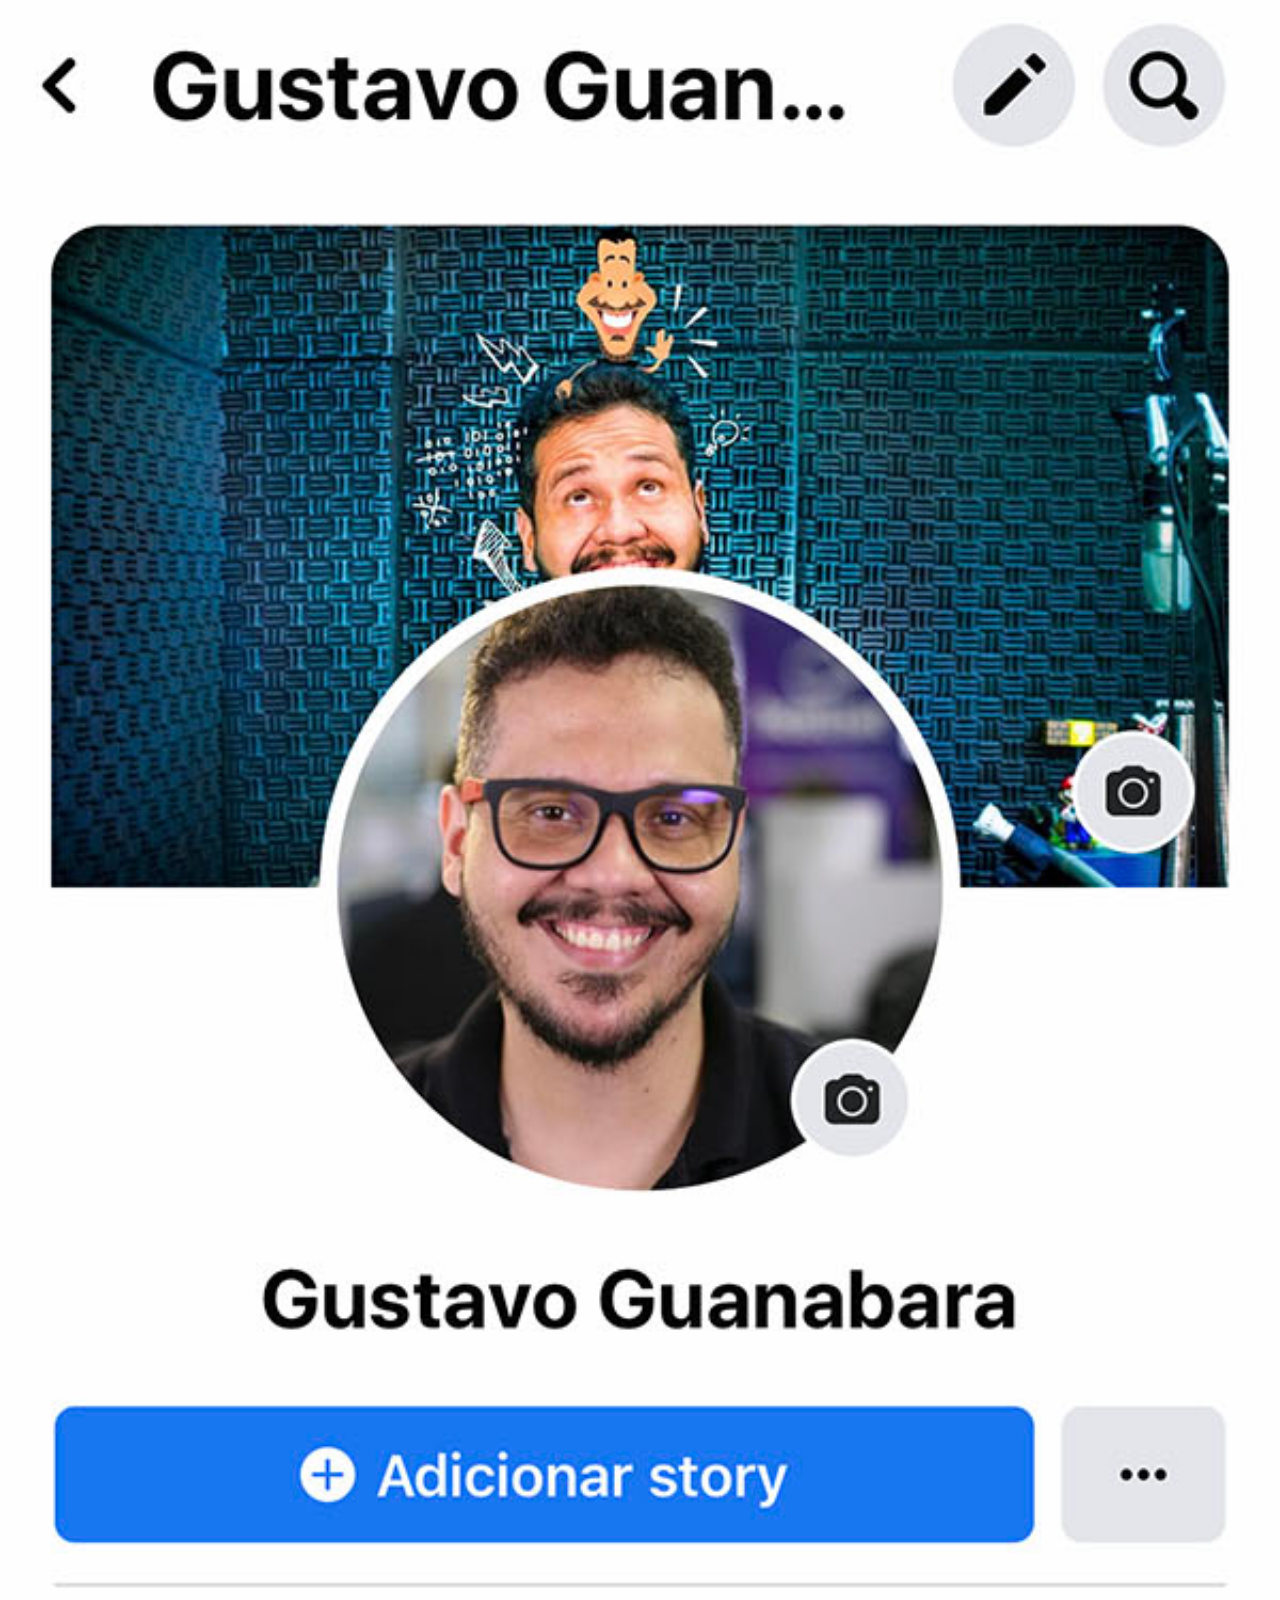
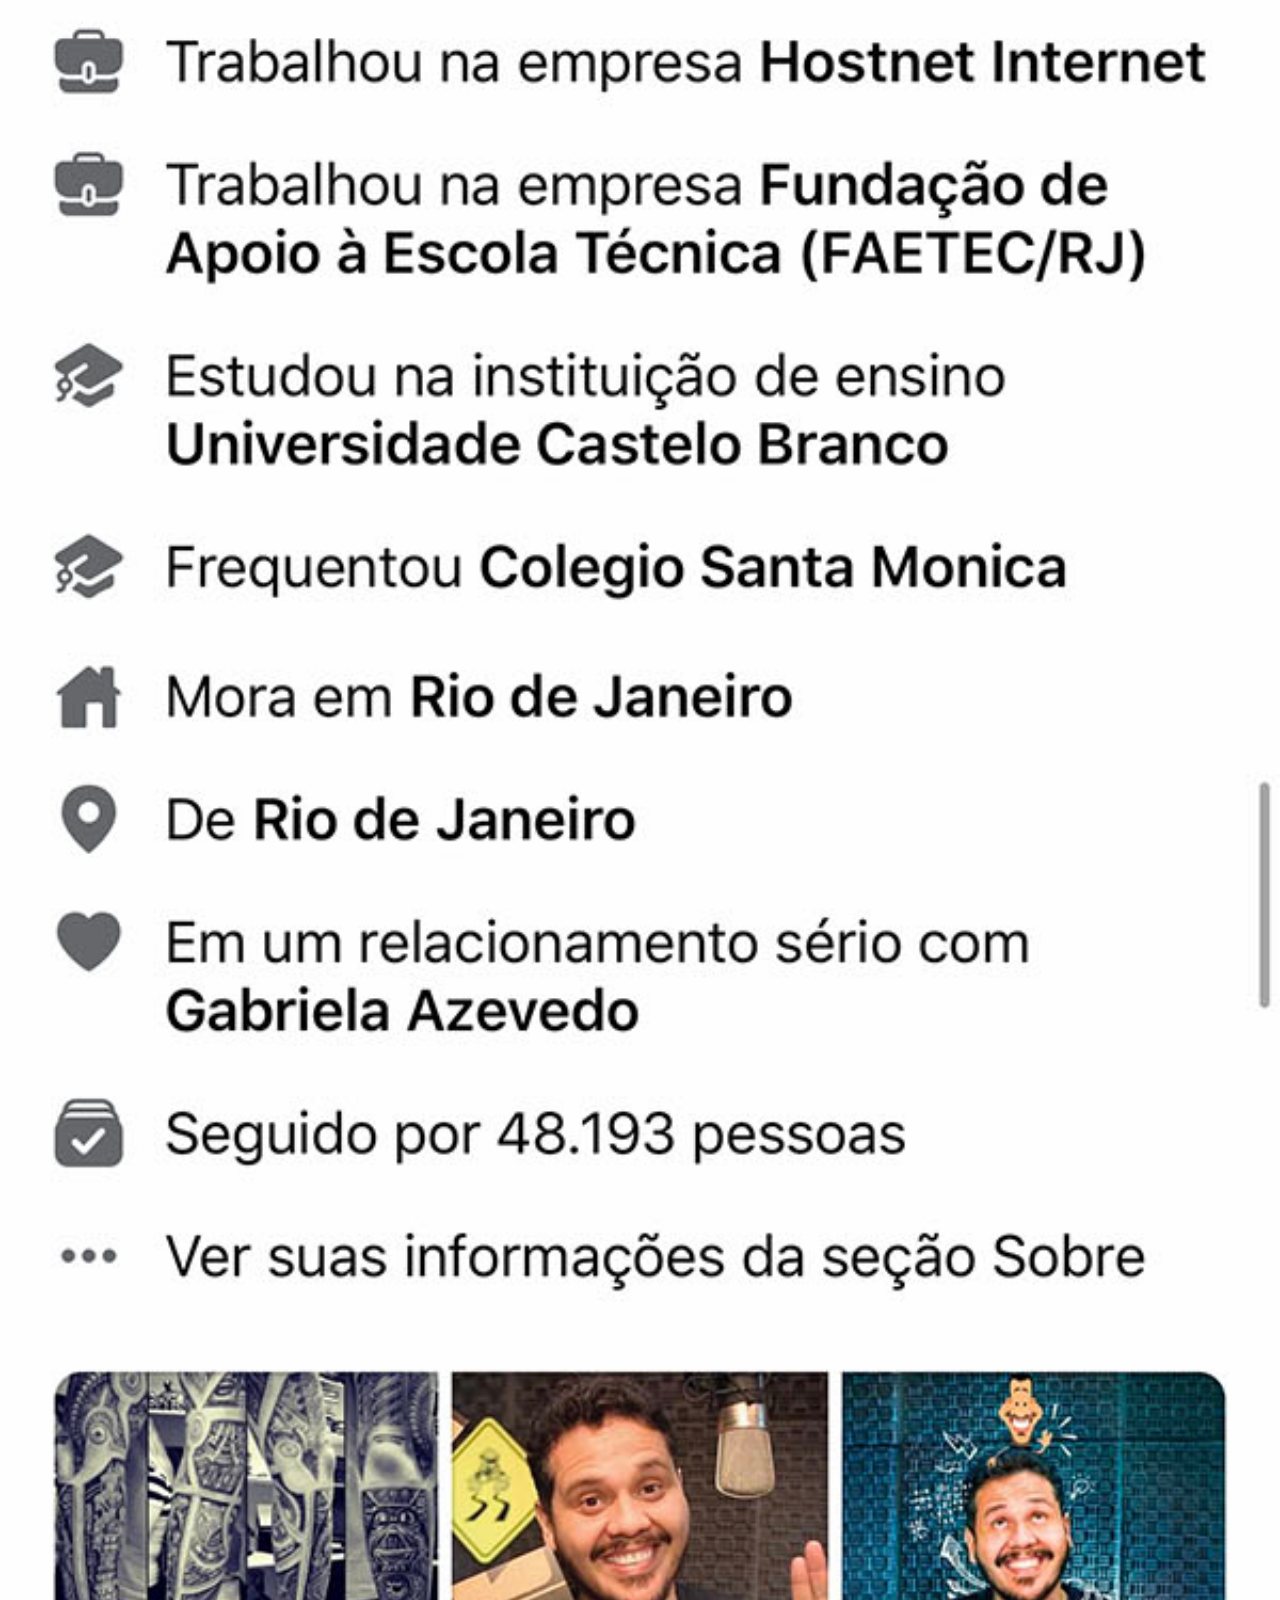
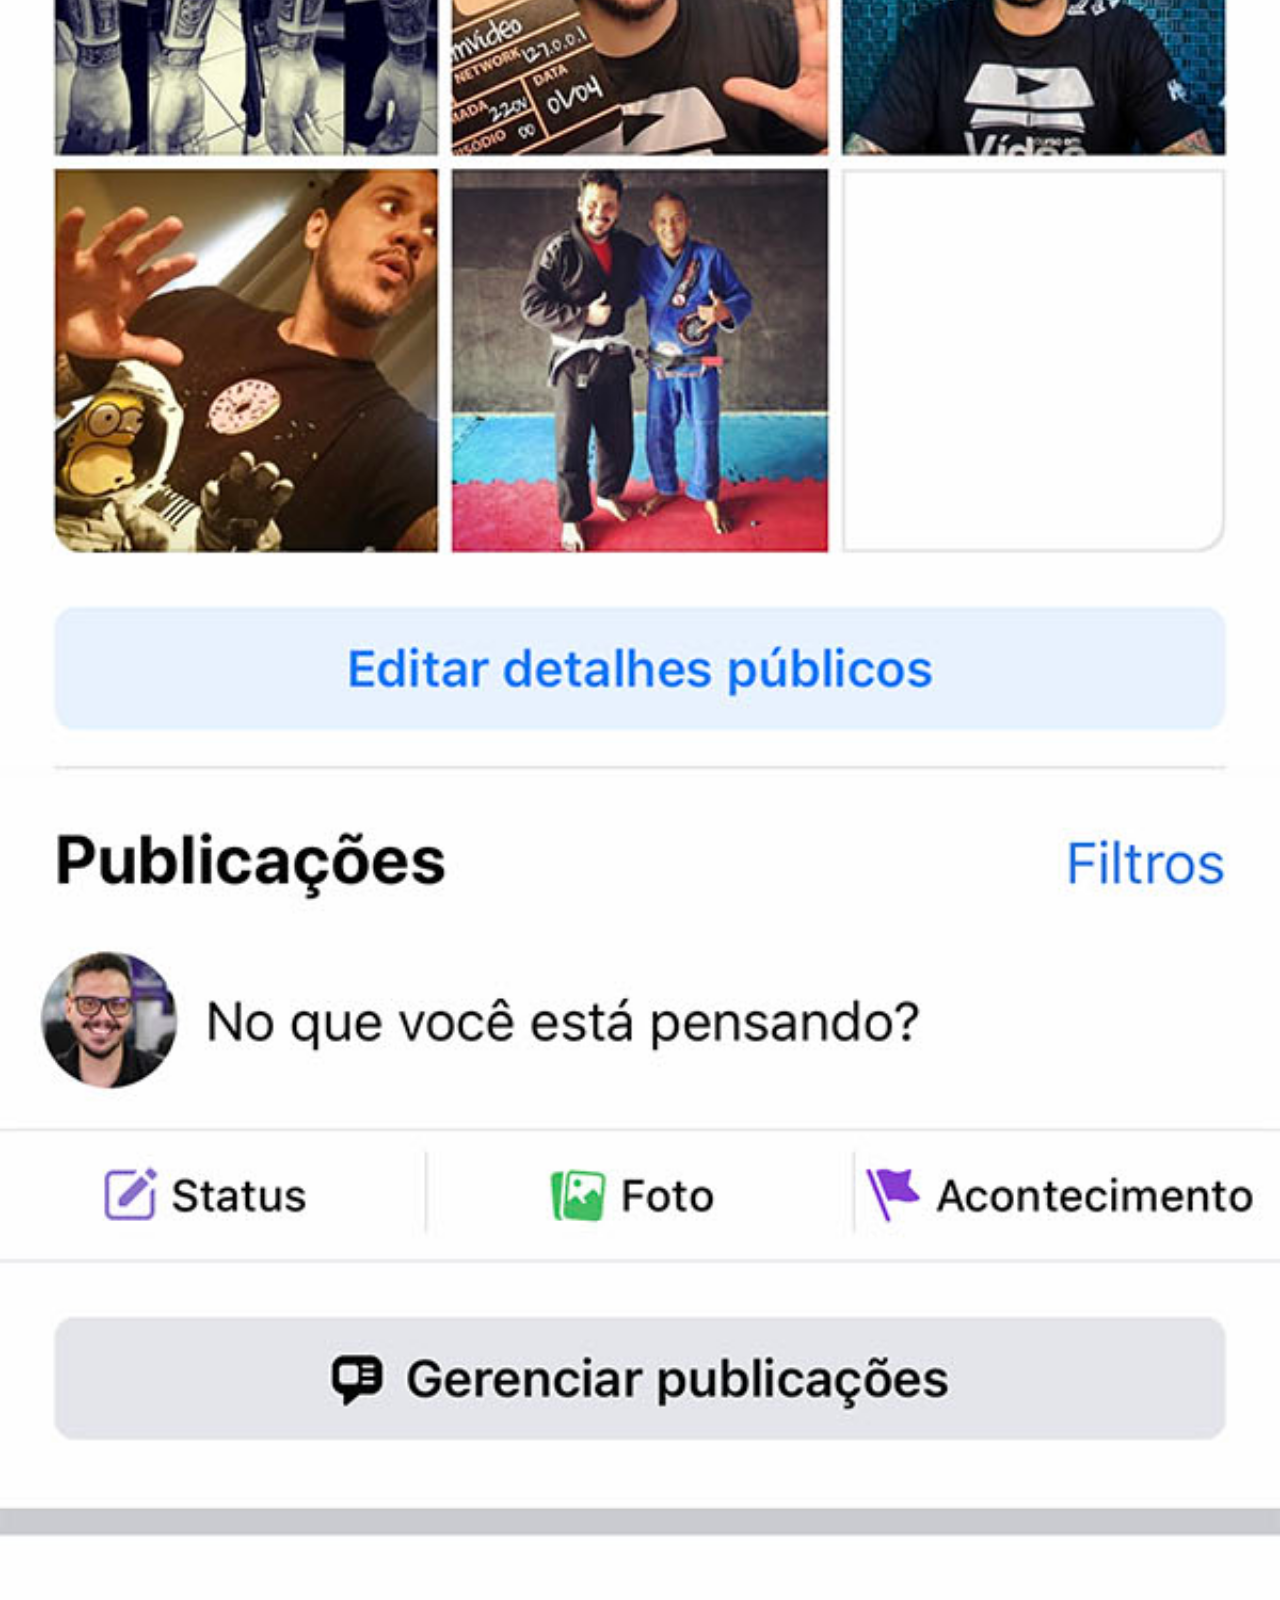
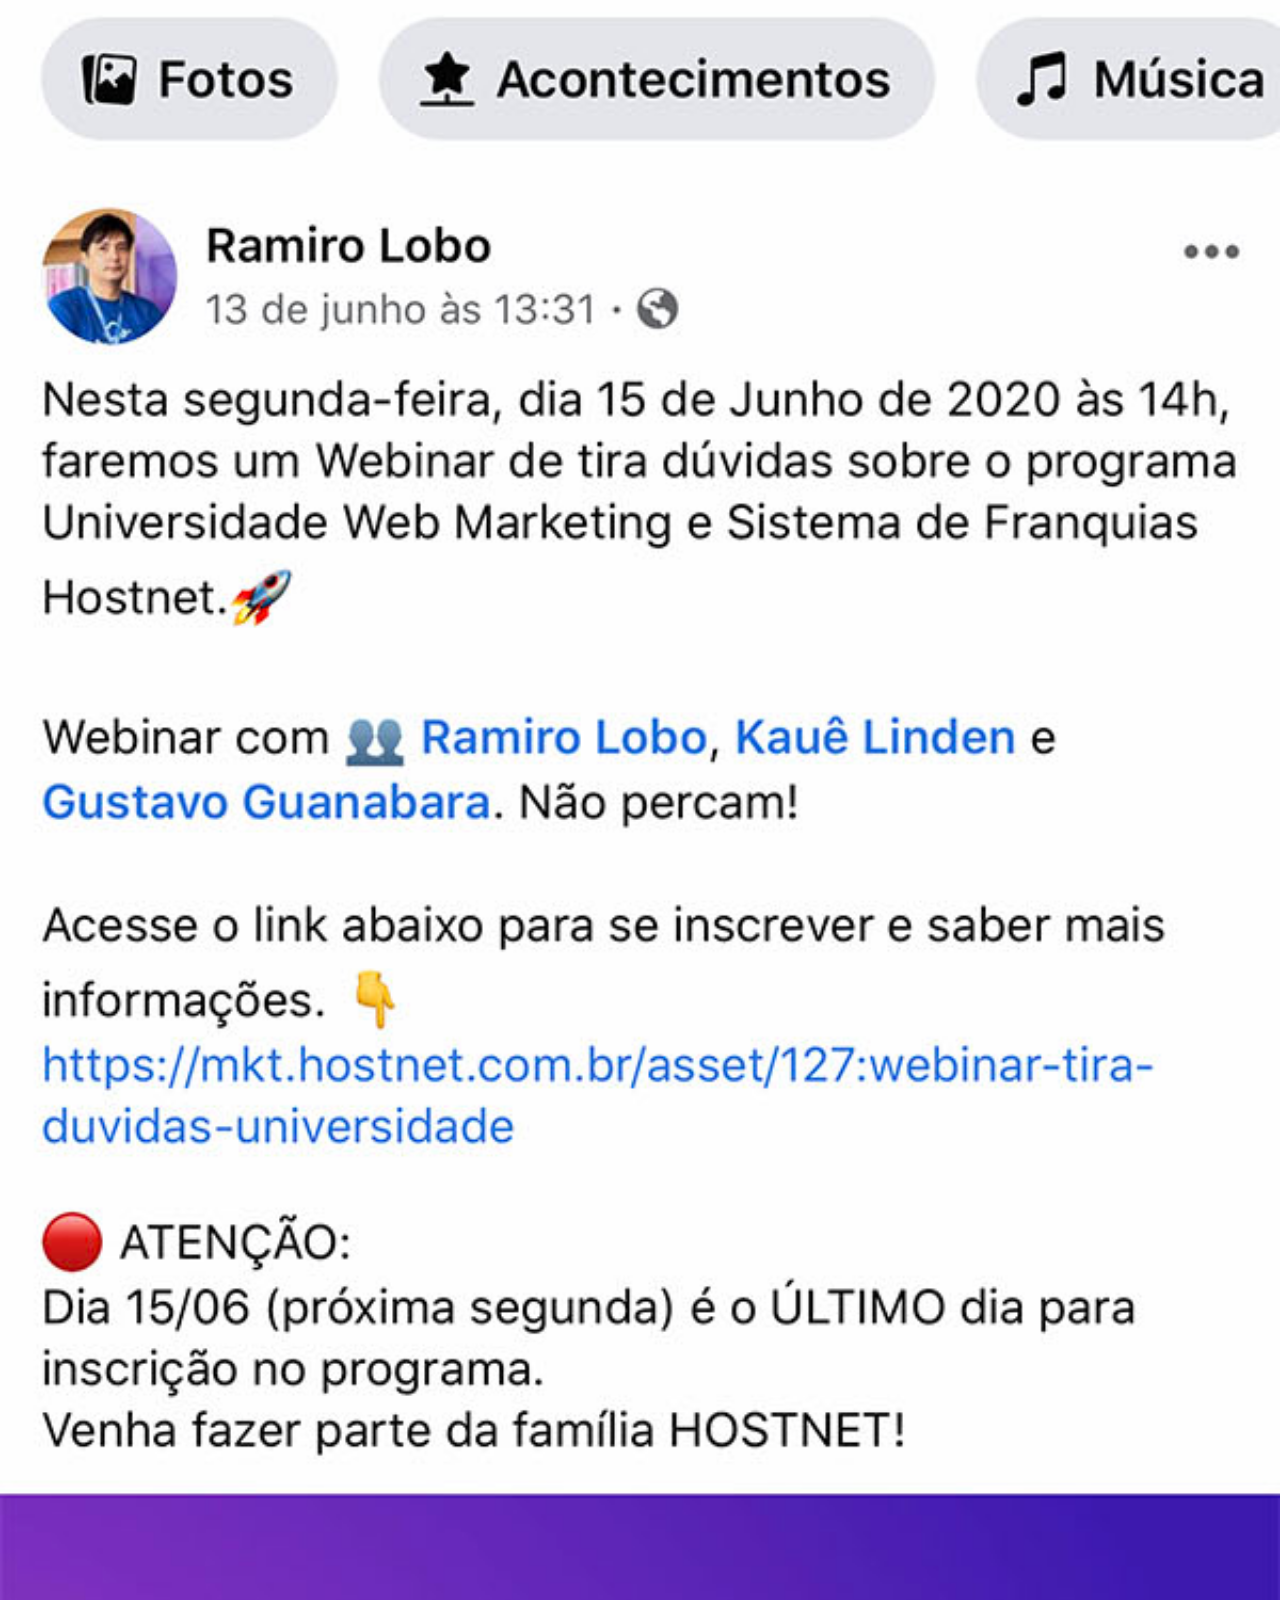
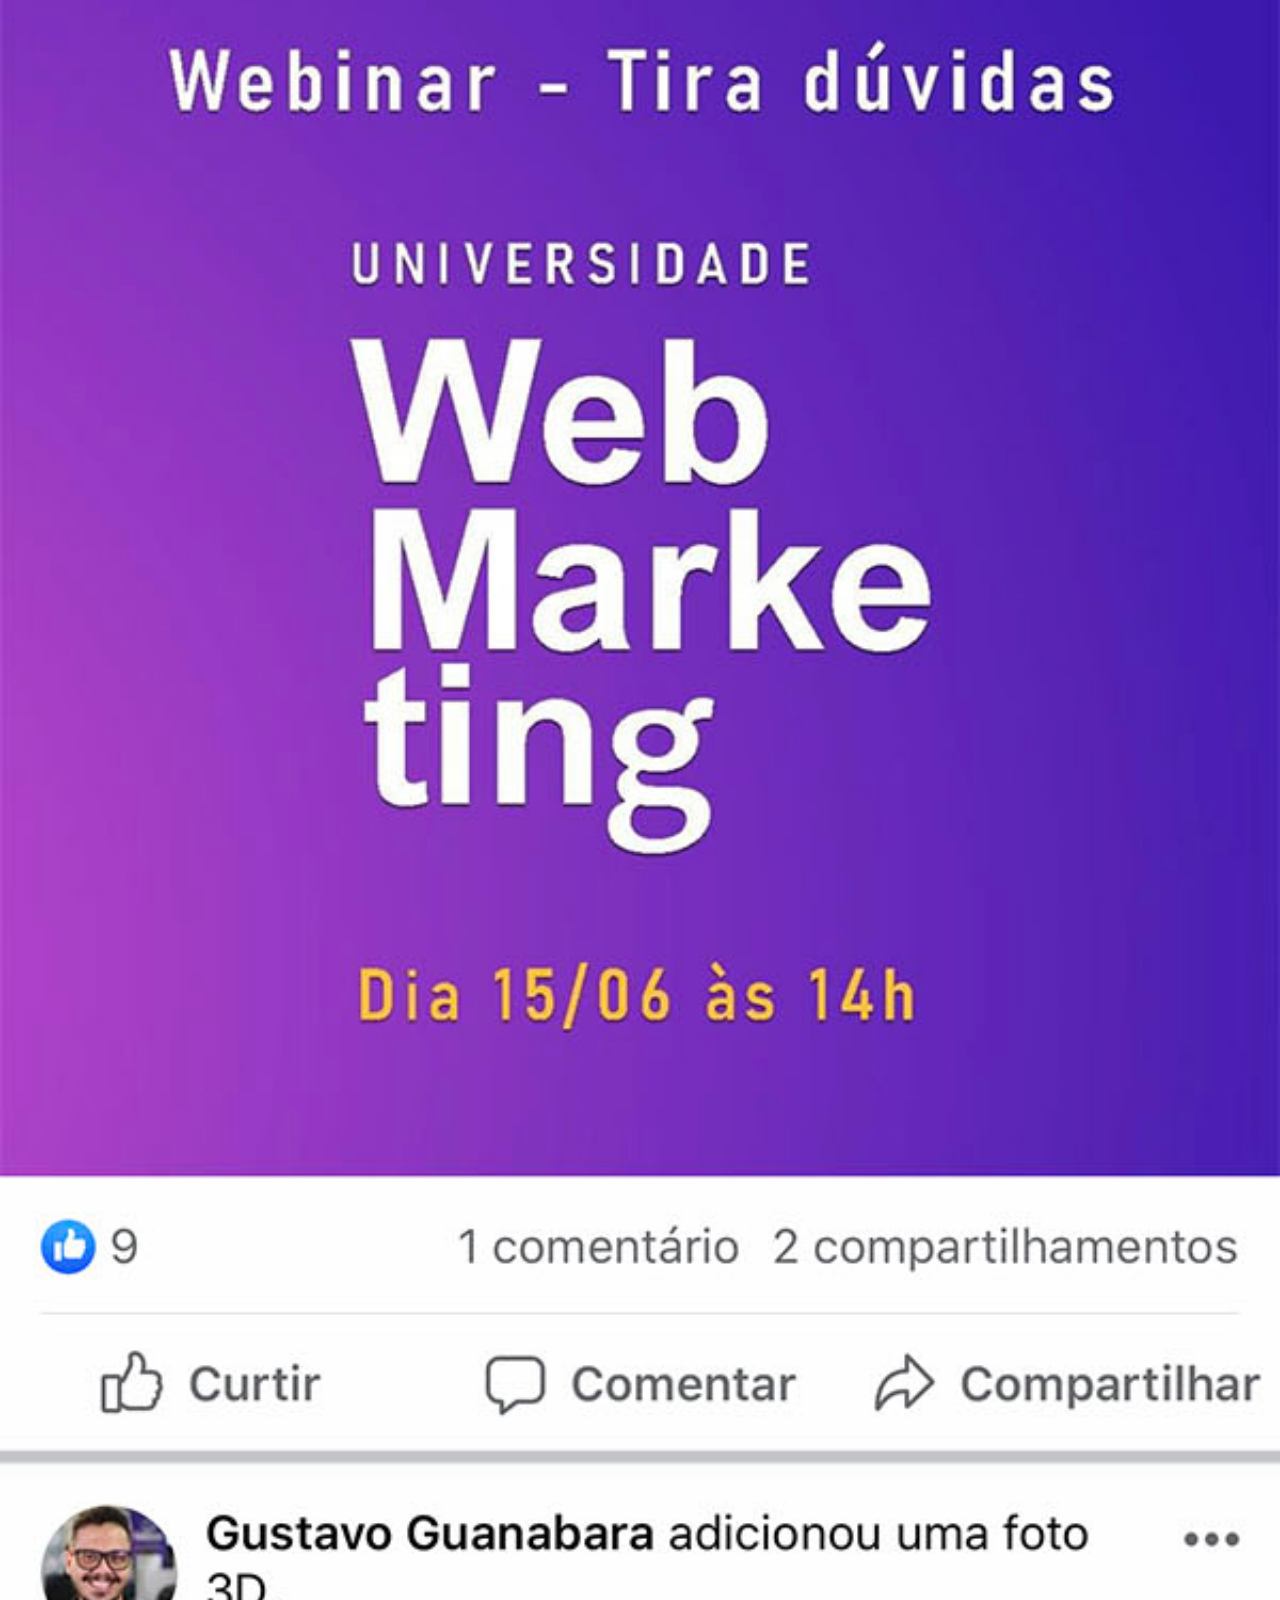
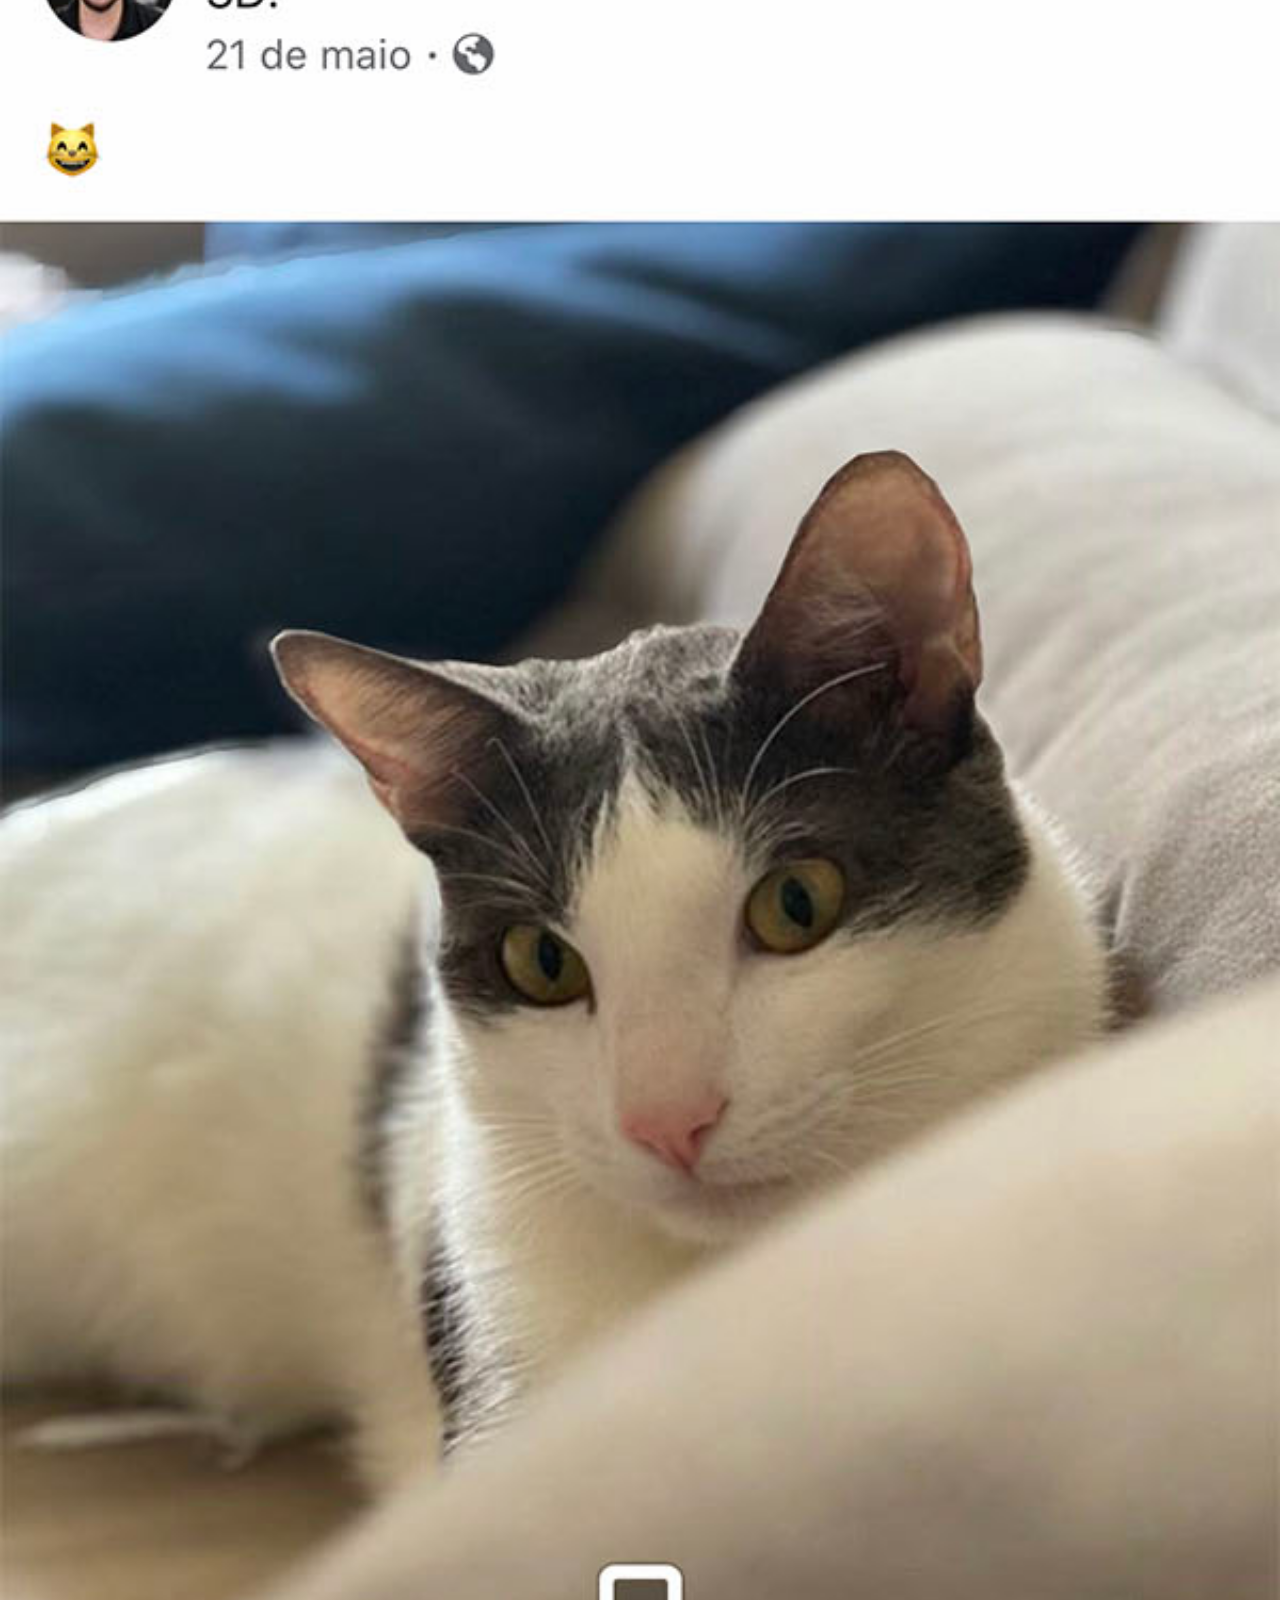
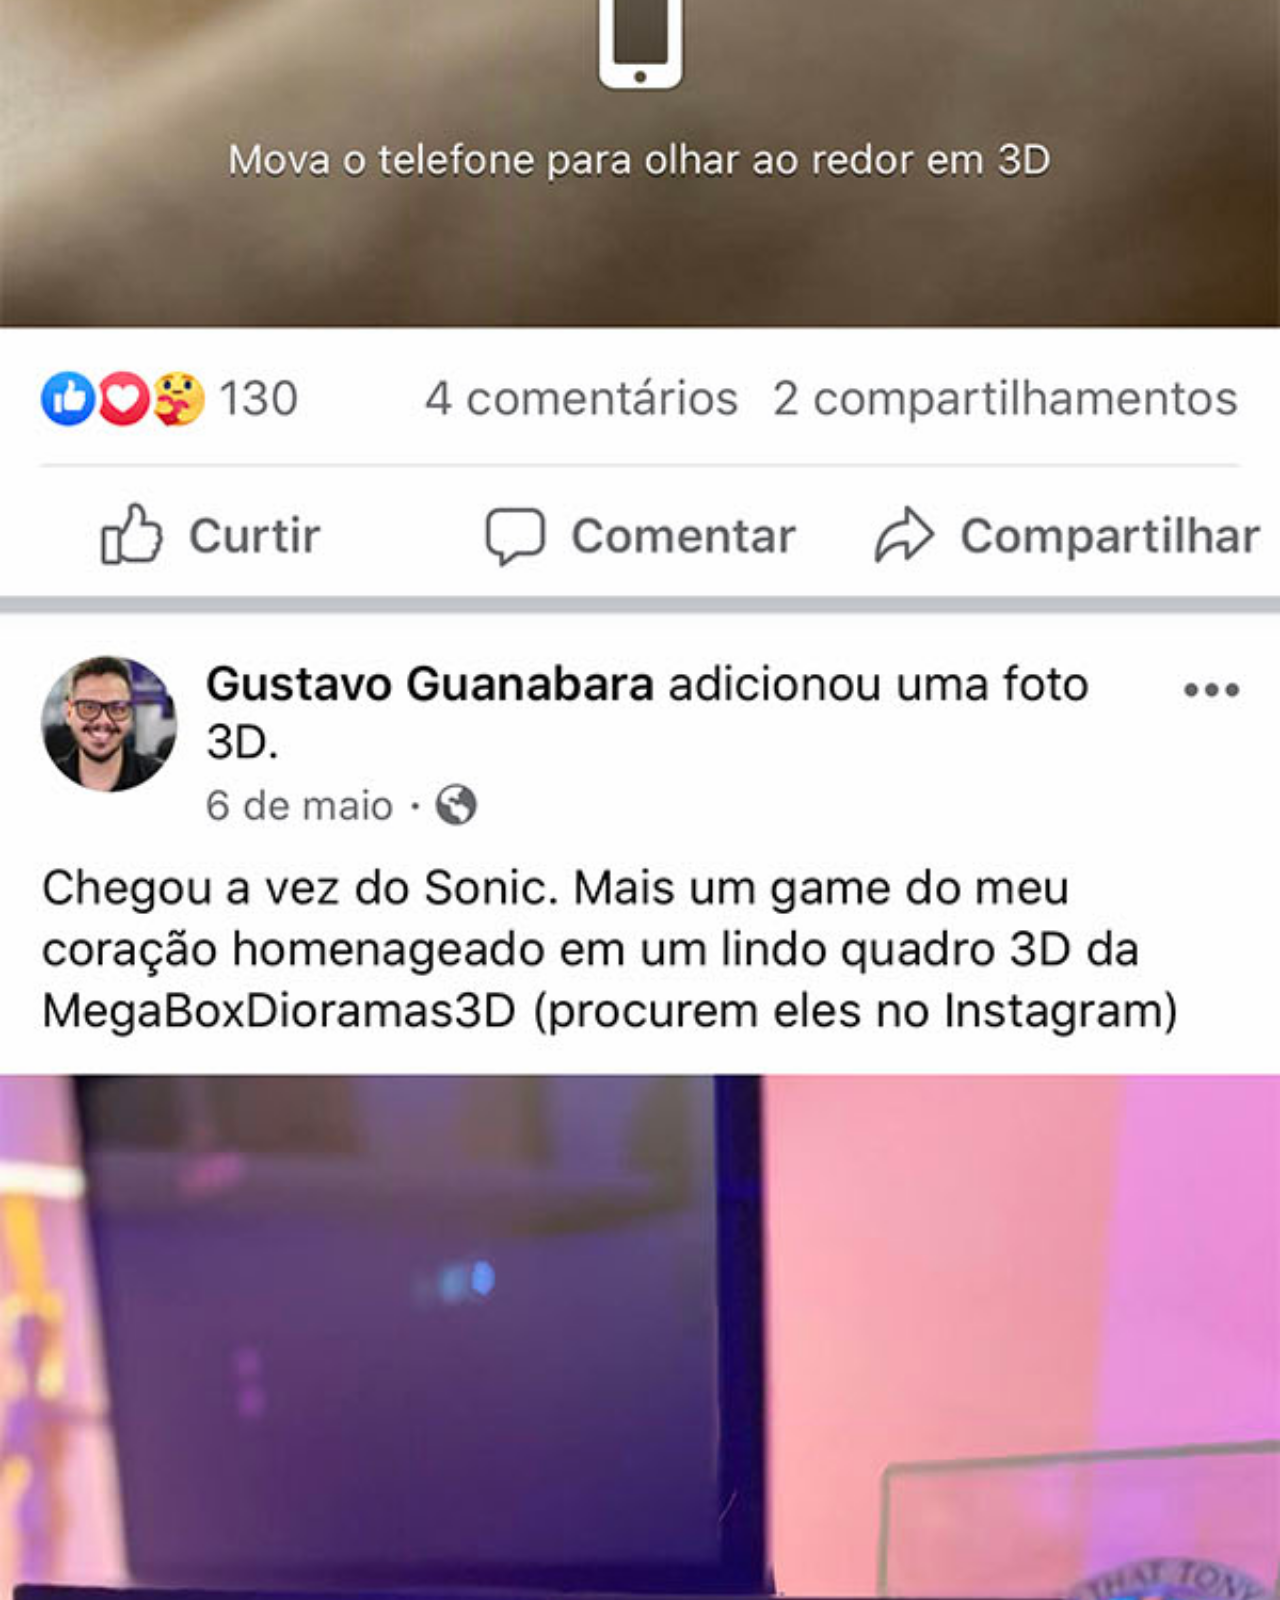
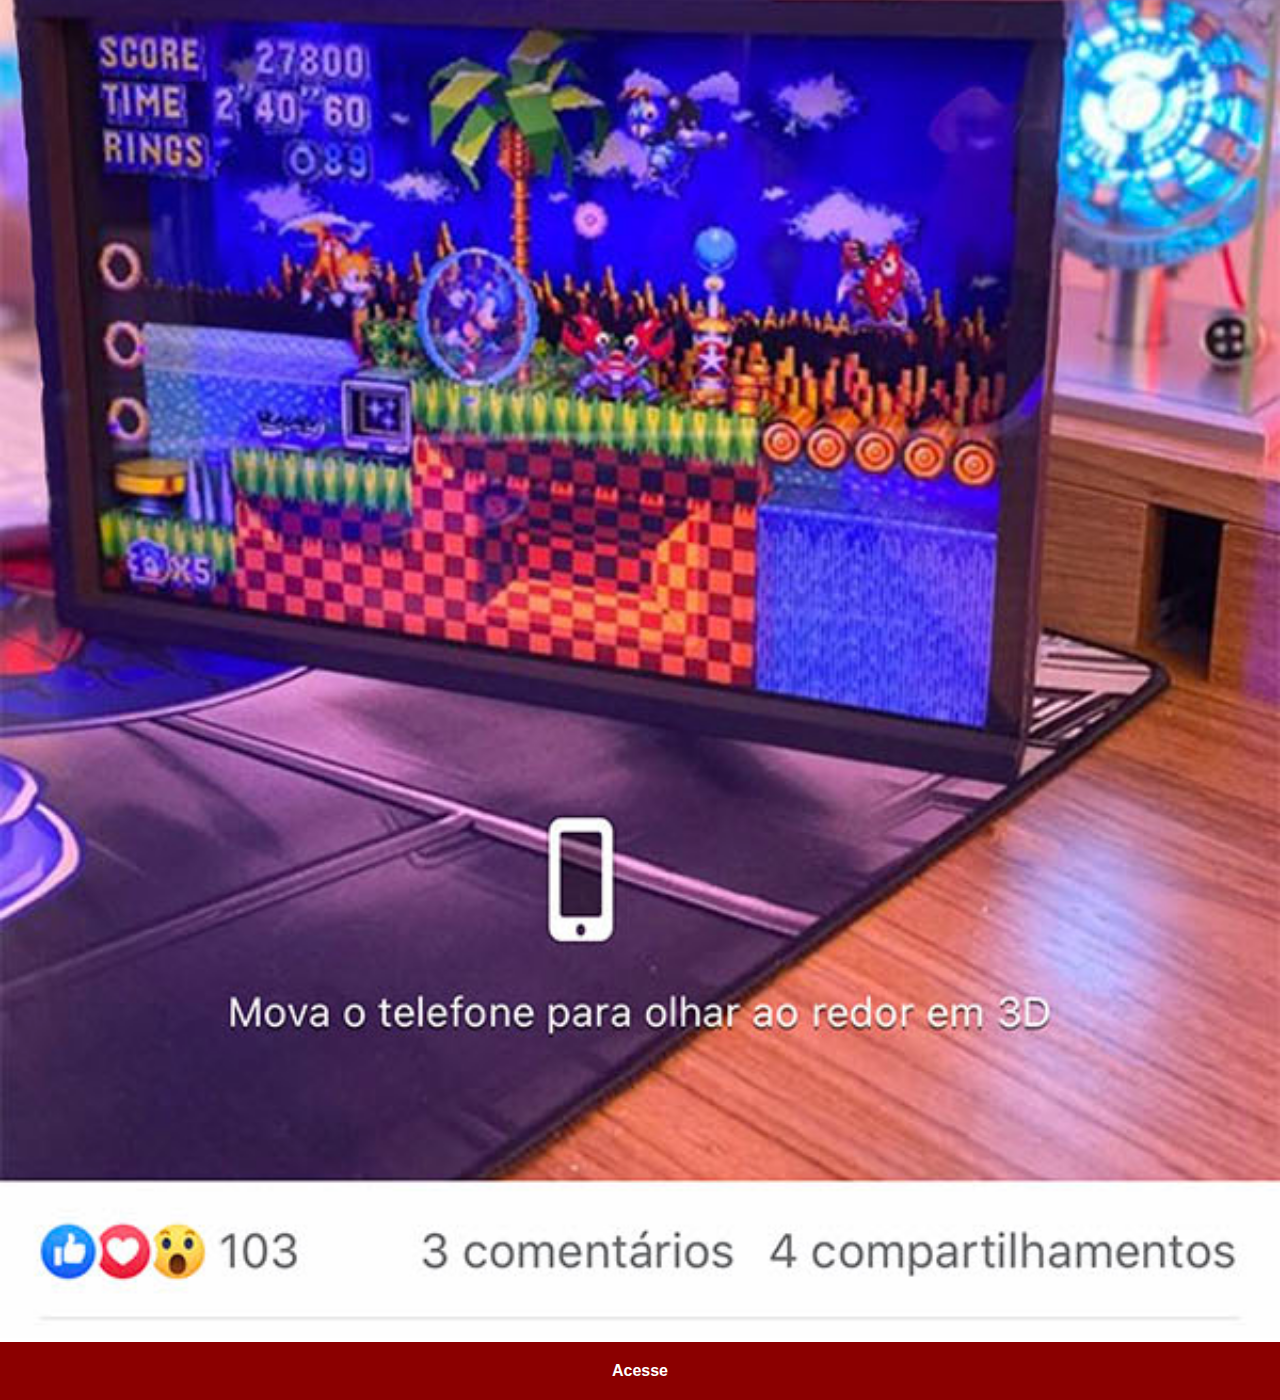
<file: facebook.html>
<!DOCTYPE html>
<html lang="pt-br">
<head>
    <meta charset="UTF-8">
    <meta name="viewport" content="width=device-width, initial-scale=1.0">
    <title>Document</title>
    <link rel="stylesheet" href="estilos/social.css">
</head>
<body>
    <img src="imagens/tela-facebook.jpg" alt="Facebook">
    <a href="https://www.facebook.com/gustavoguanabara/?locale=pt_BR" target="_blank">Acesse</a>
    
</body>
</html>
</file>
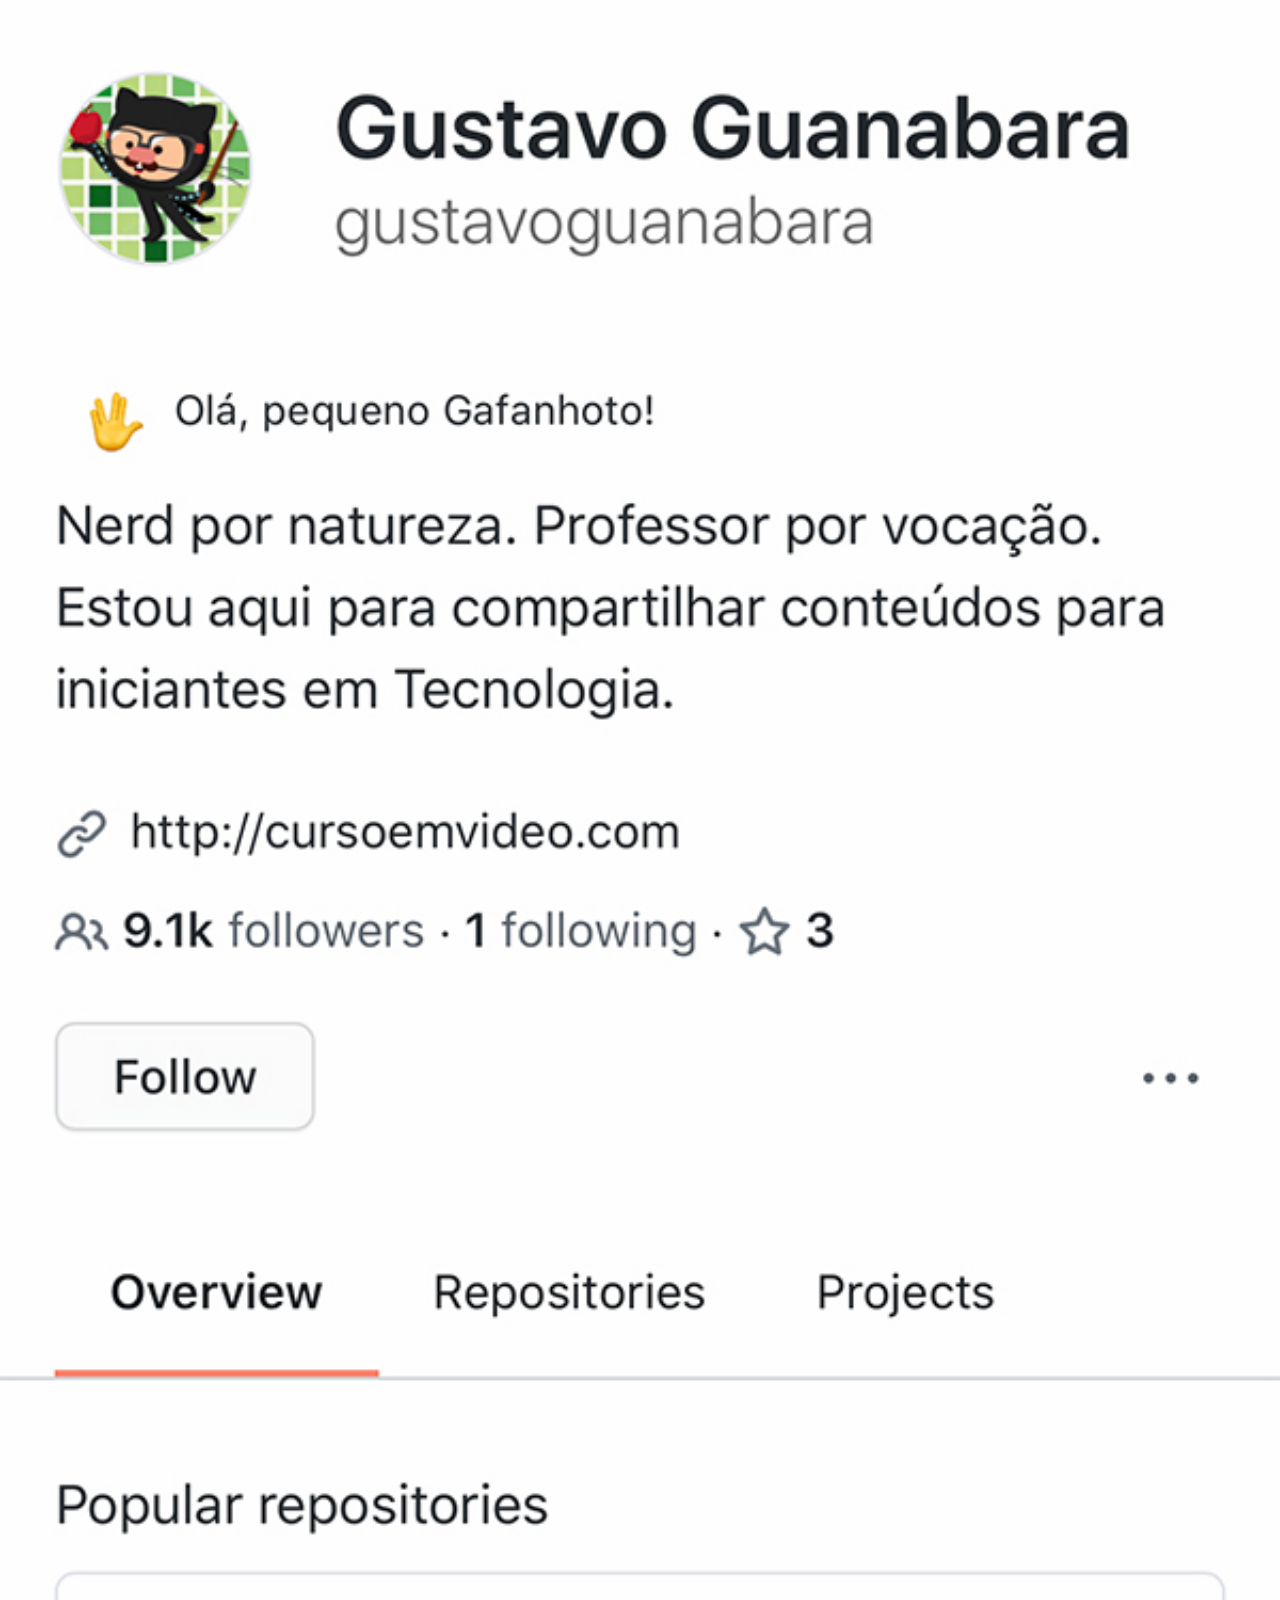
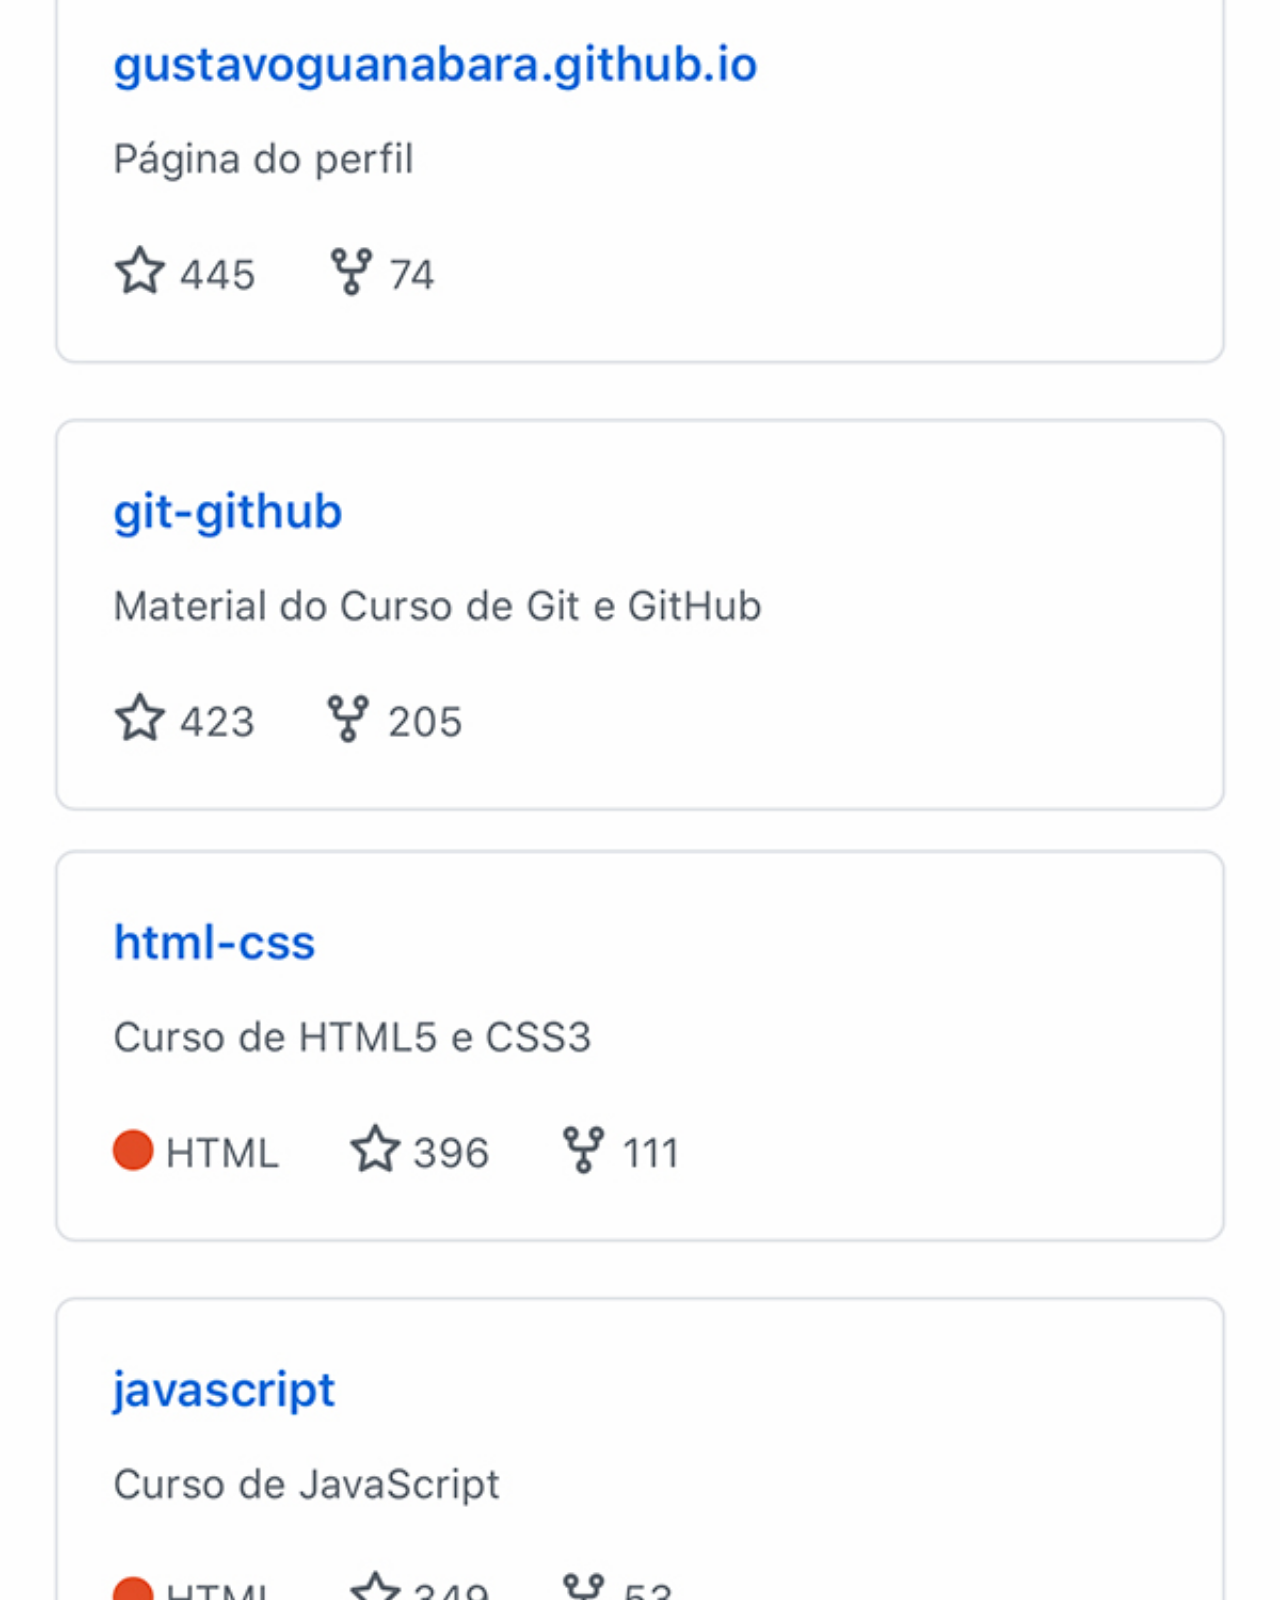
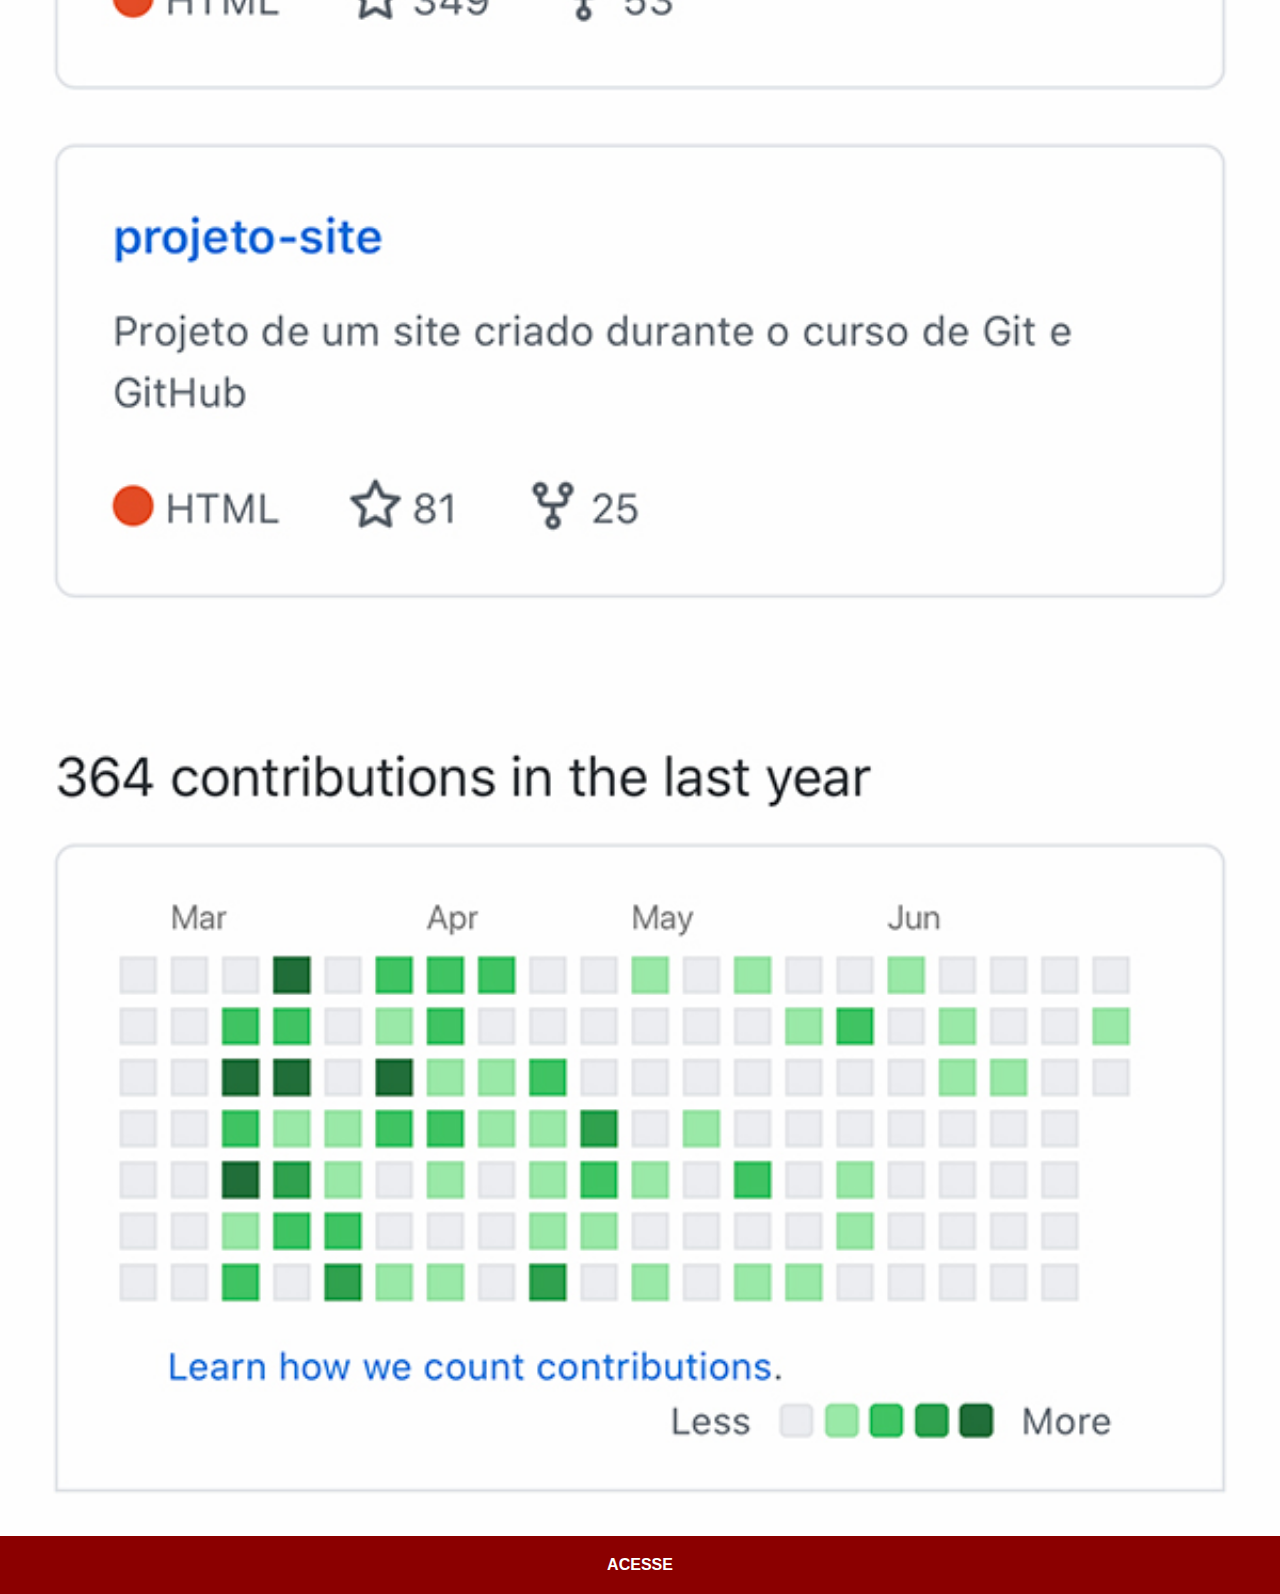
<file: github.html>
<!DOCTYPE html>
<html lang="pt-br">
<head>
    <meta charset="UTF-8">
    <meta name="viewport" content="width=device-width, initial-scale=1.0">
    <title>GitHub</title>
    <link rel="stylesheet" href="estilos/social.css">
</head>
<body>
    <img src="imagens/tela-github.jpg" alt="git-hub">
    <a href="#" >ACESSE</a>
</body>
</html>
</file>
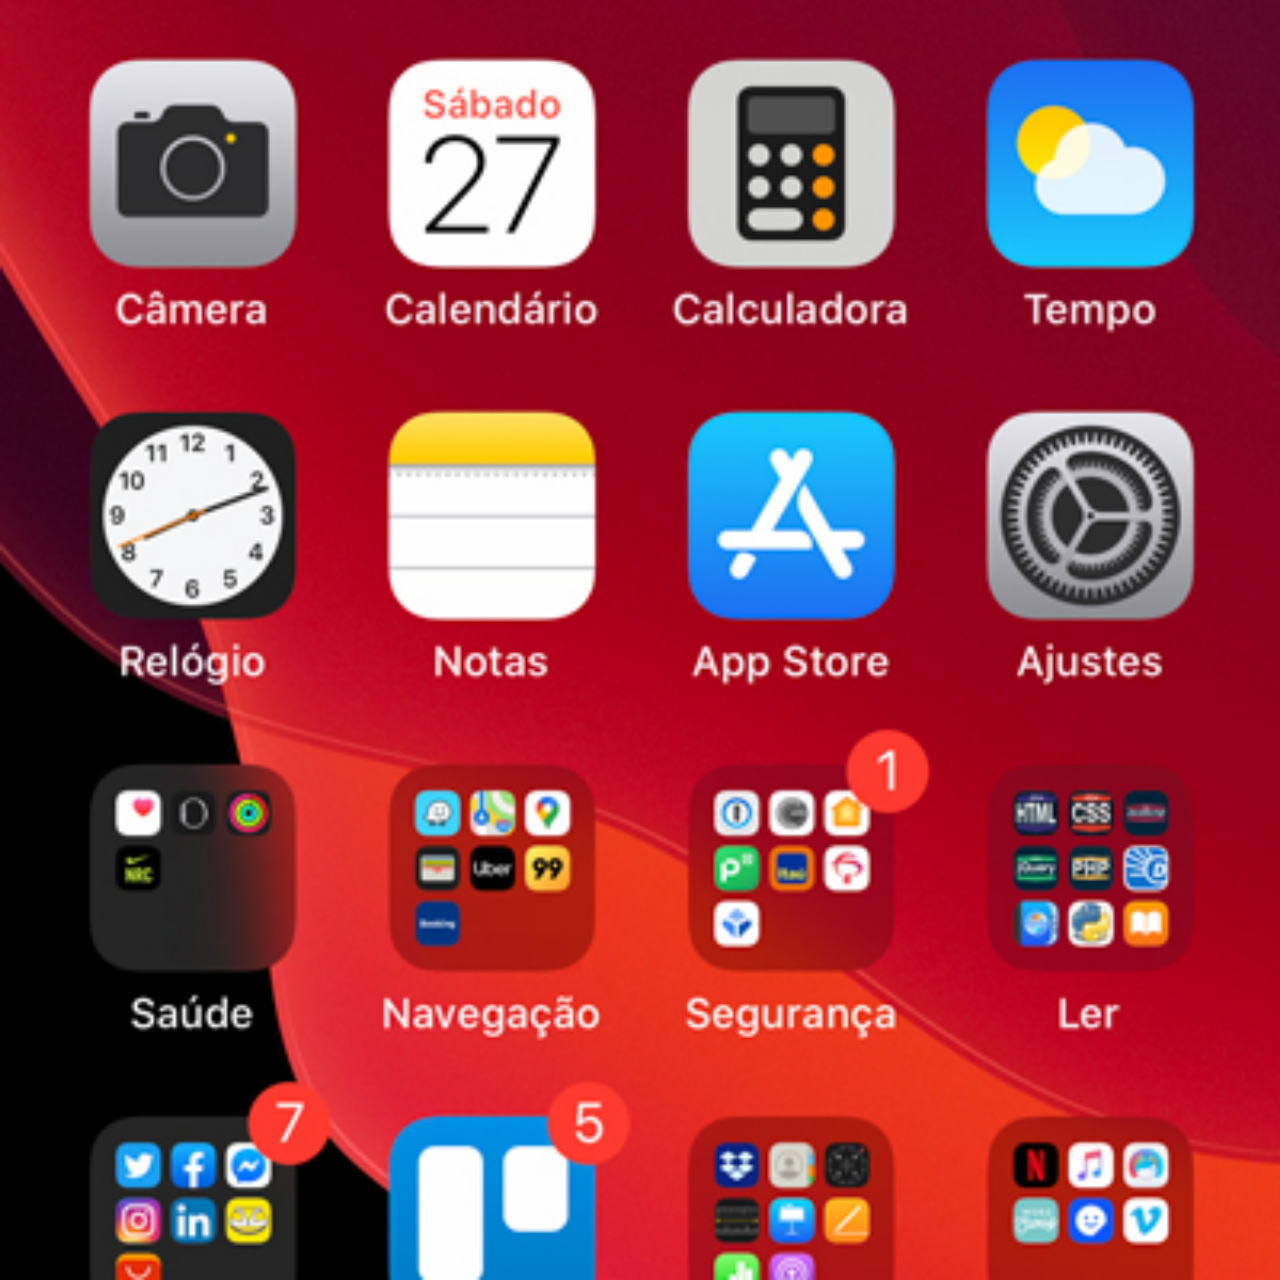
<file: home.html>
<!DOCTYPE html>
<html lang="pt-br">
<head>
    <meta charset="UTF-8">
    <meta name="viewport" content="width=device-width, initial-scale=1.0">
    <title>Home</title>
    <style>
    * {
        margin: 0px;
        padding: 0px;
    }

    body {
        width: 100vw;
        height: 100vw;
        background:black url('imagens/tela-home.jpg') no-repeat top center;
        background-size: cover;
    }
</style>
</head>

<body>
    
</body>
</html>
</file>
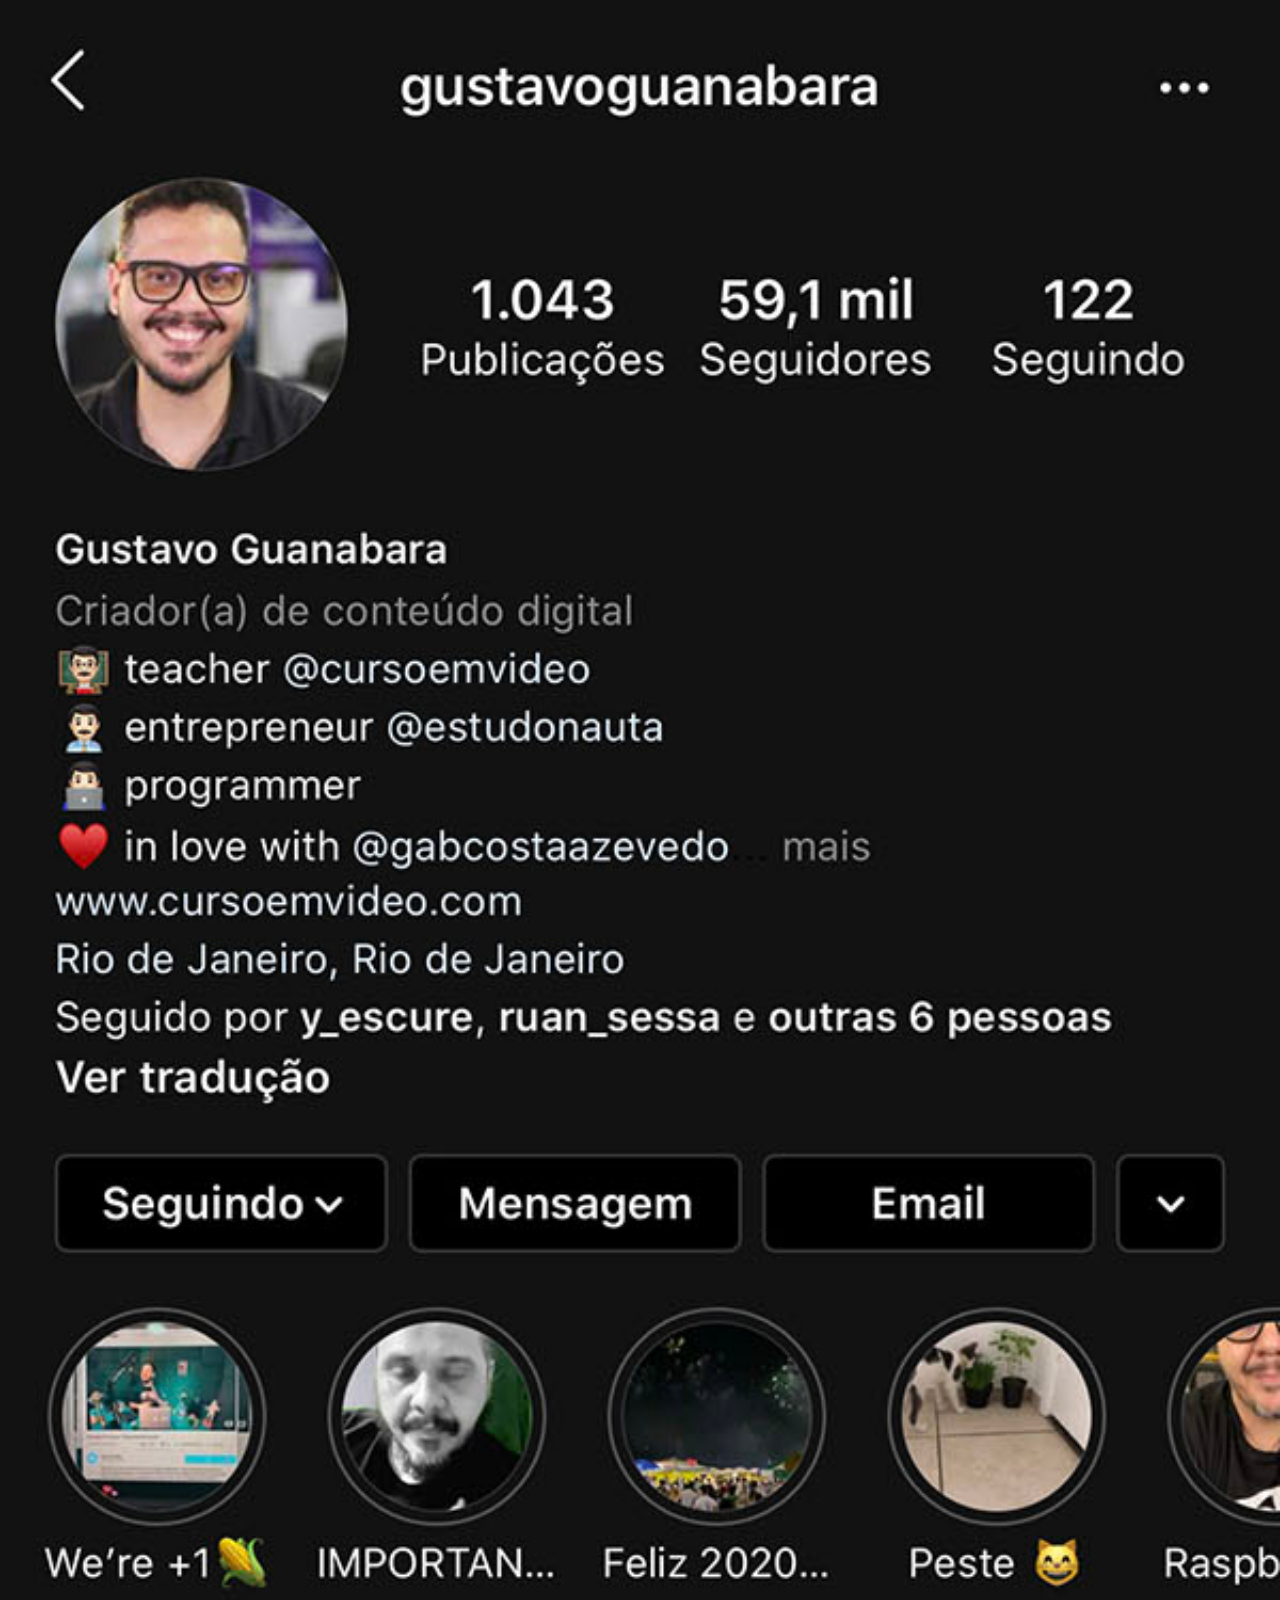
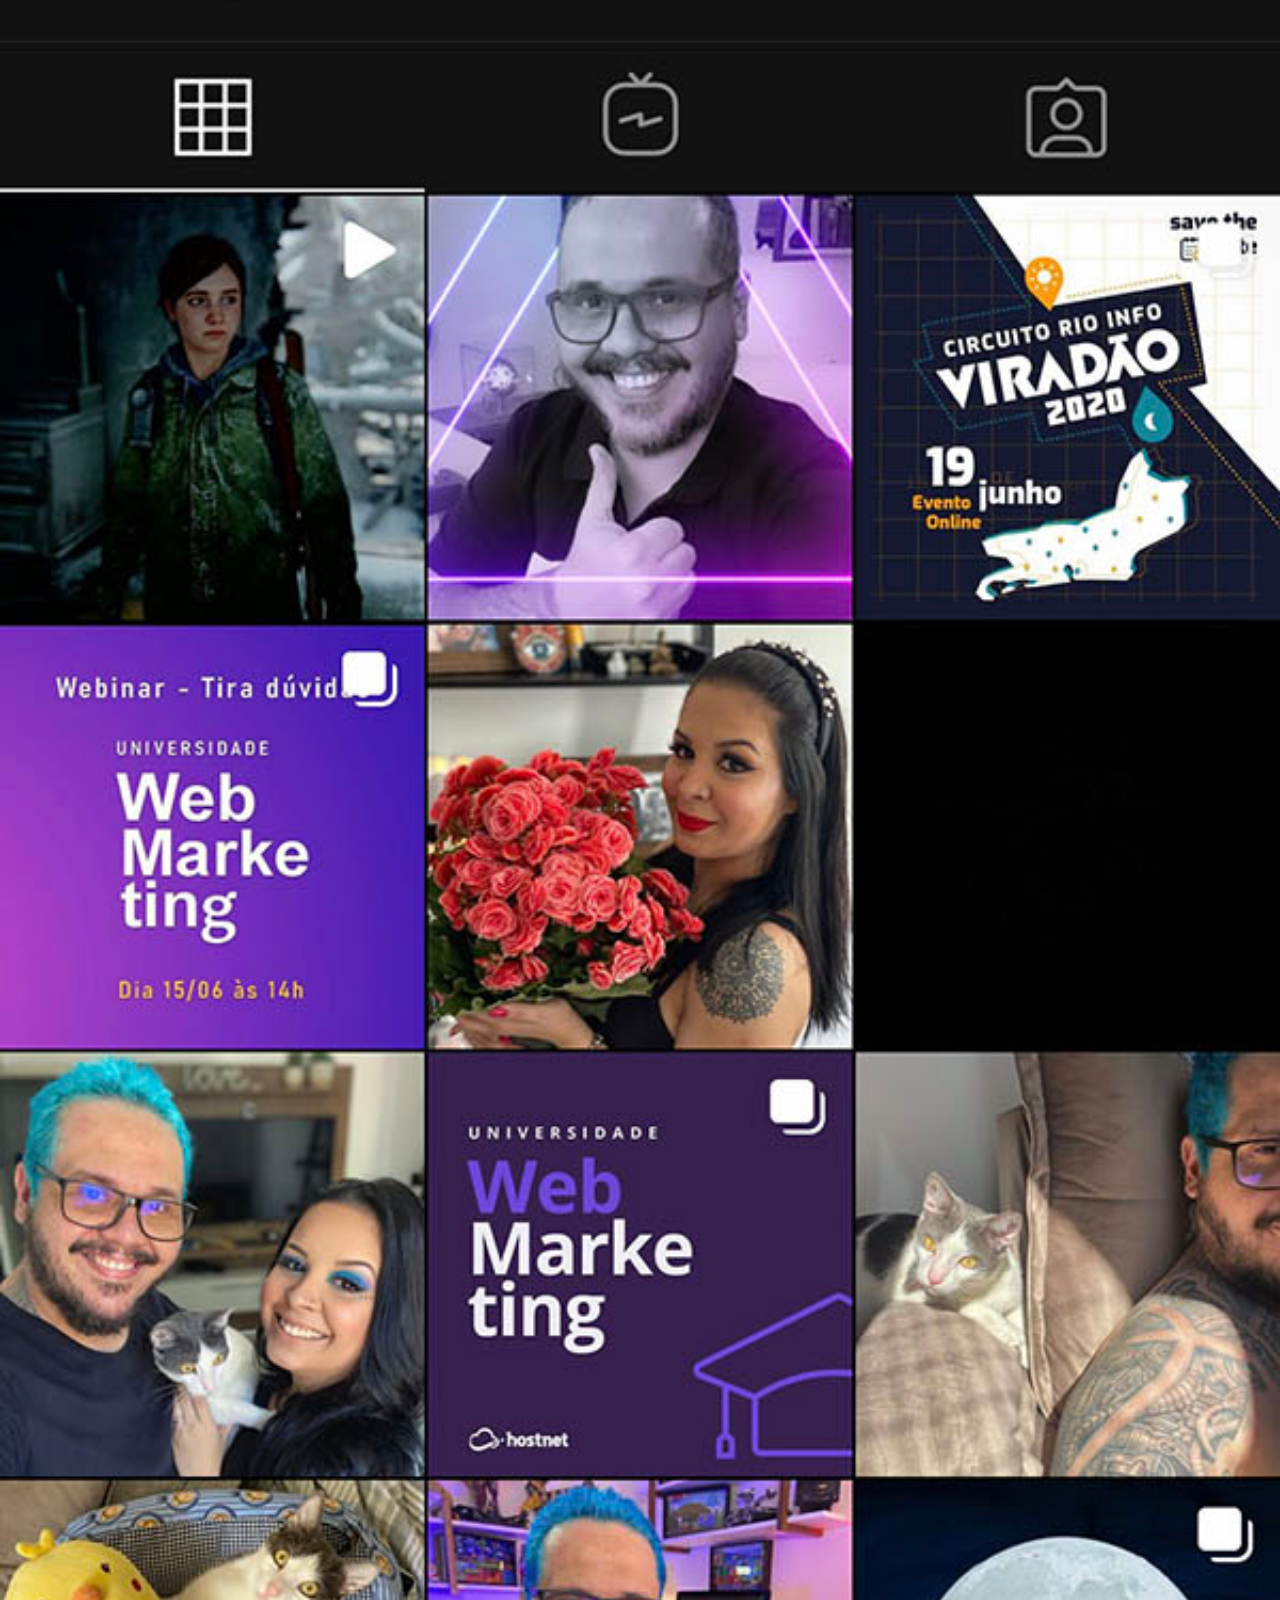
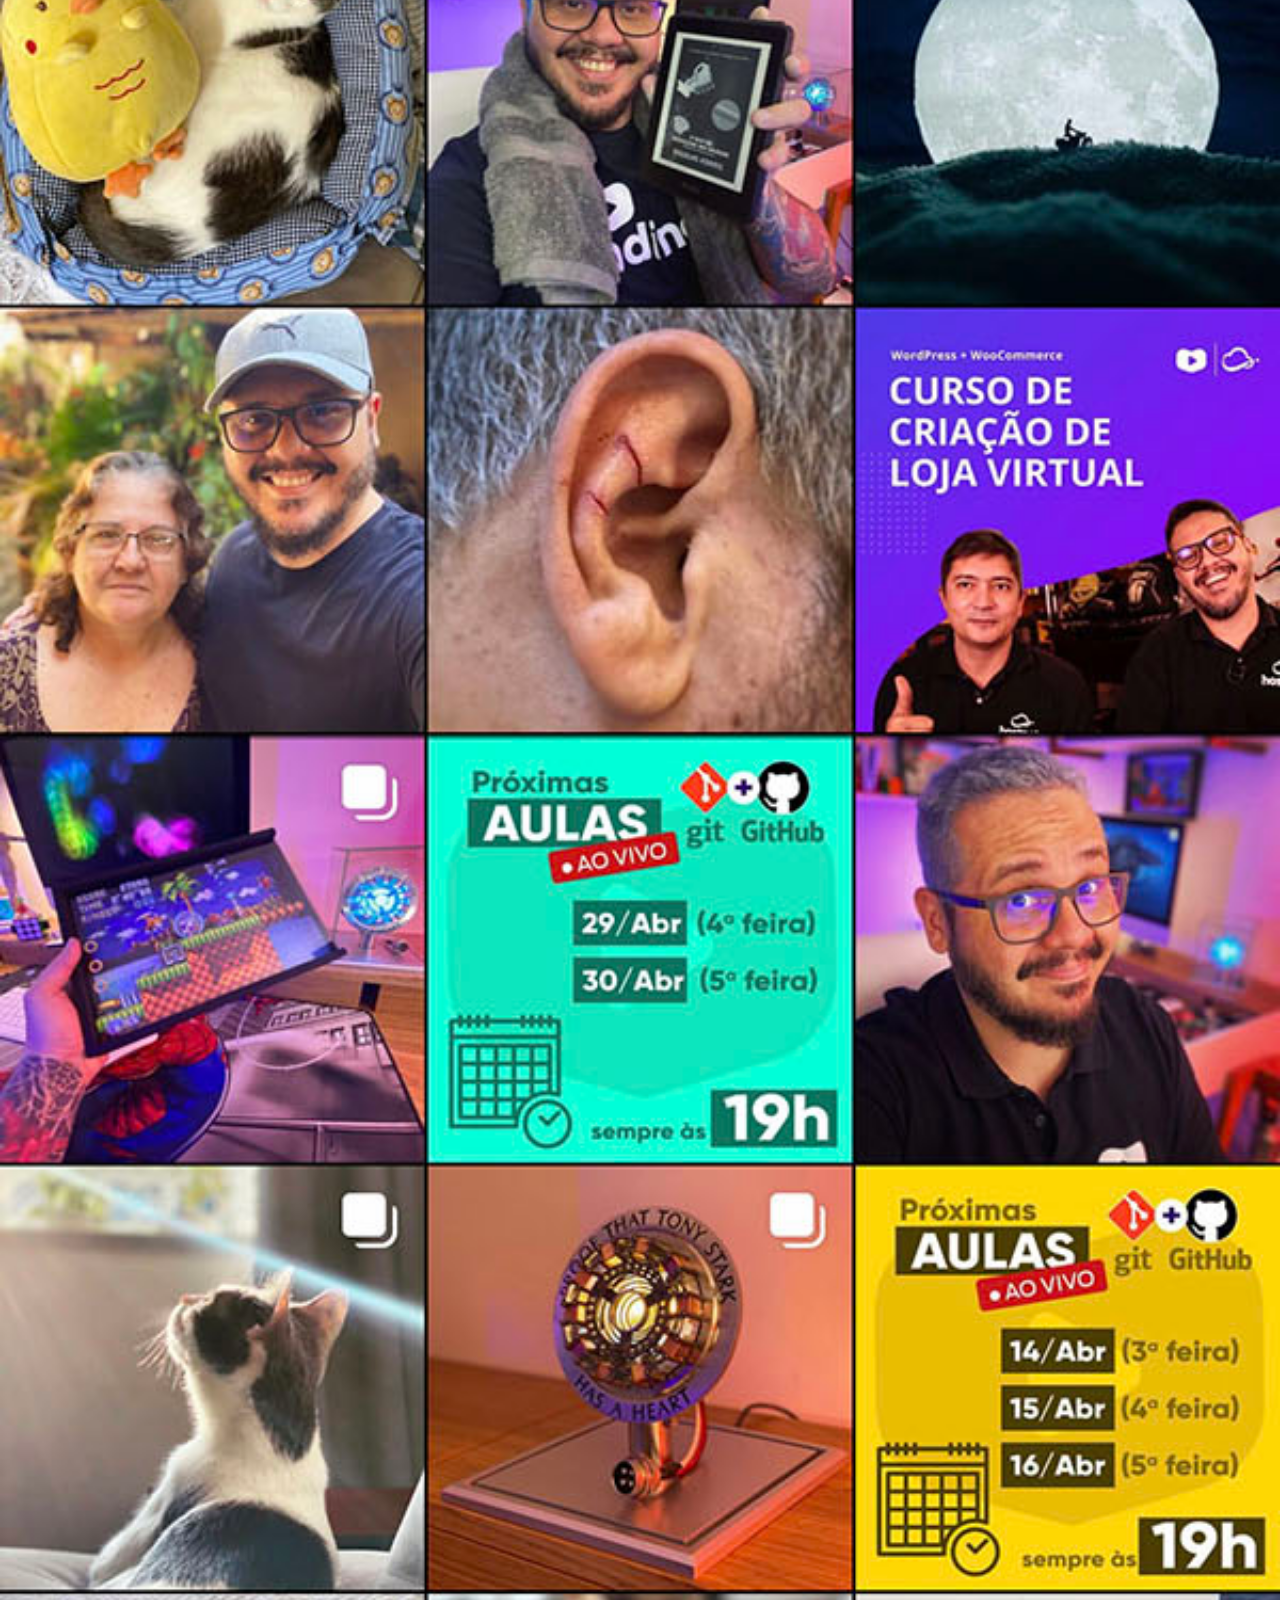
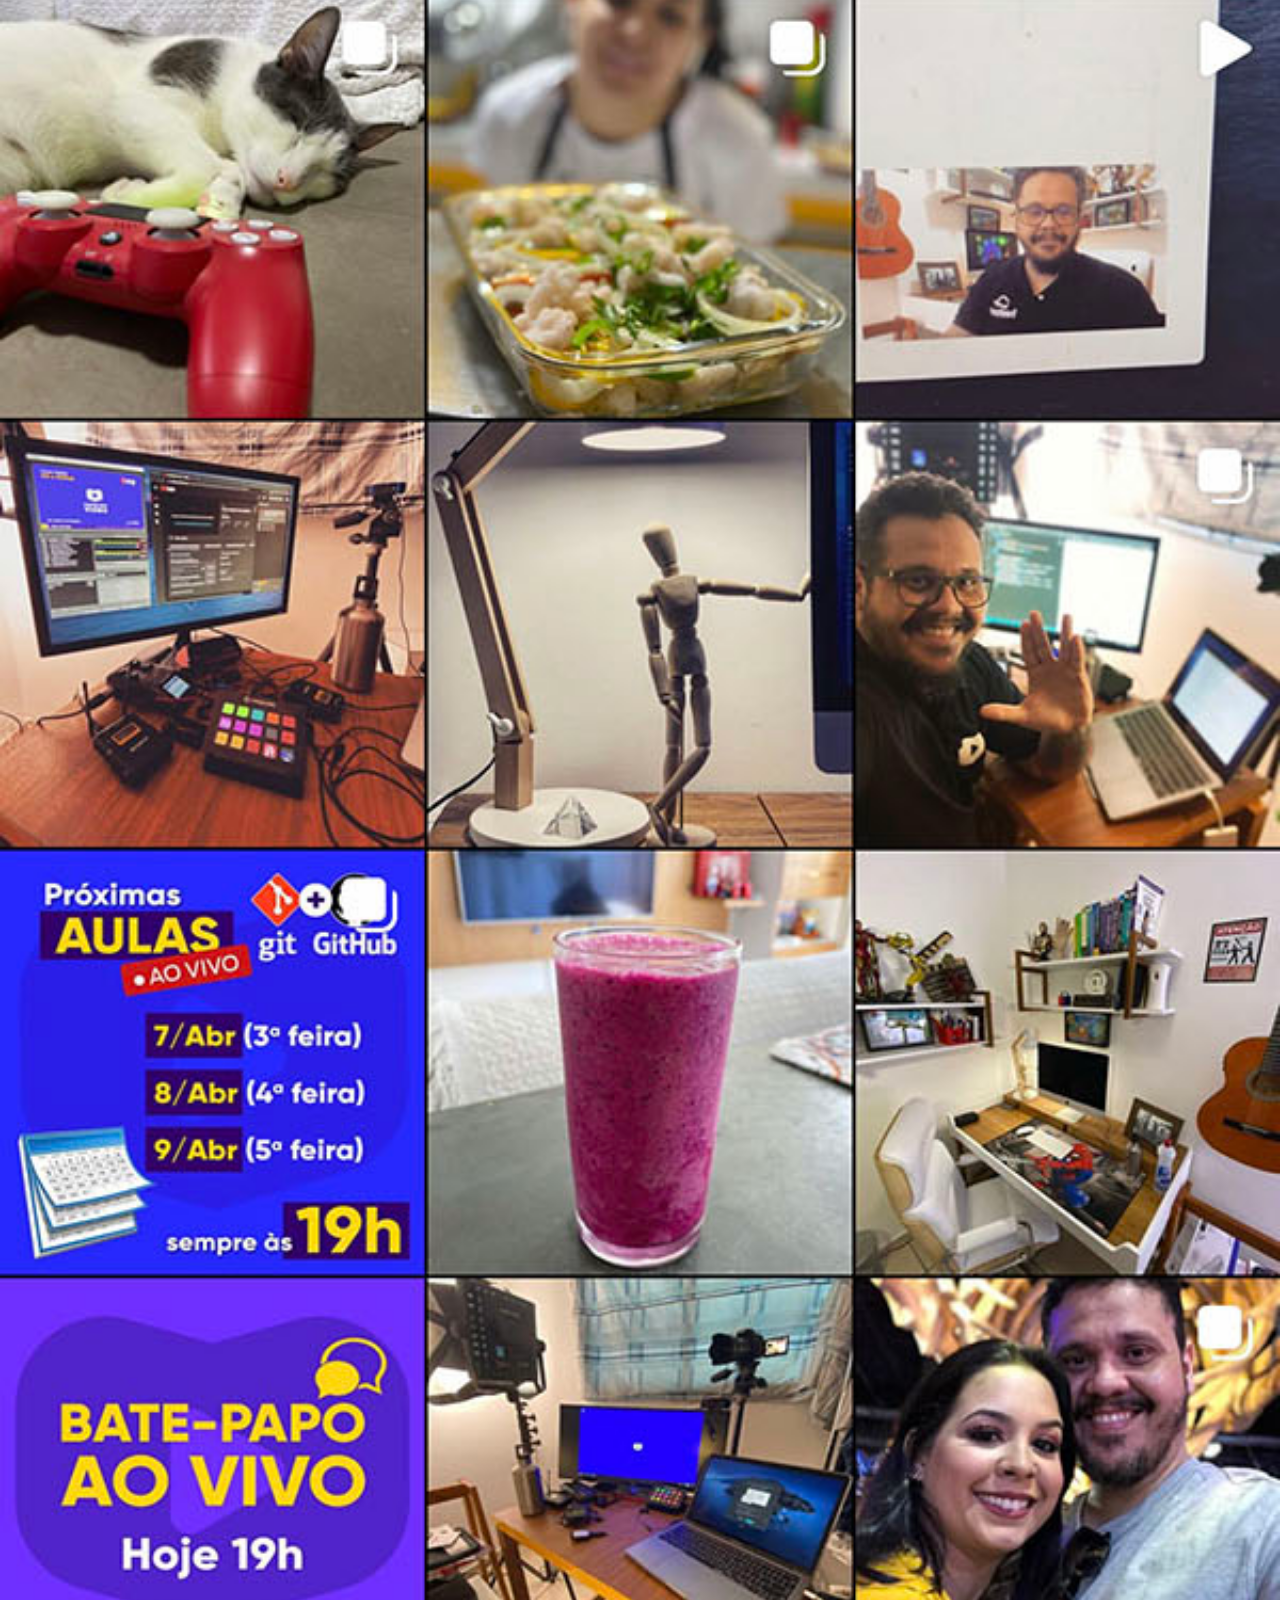
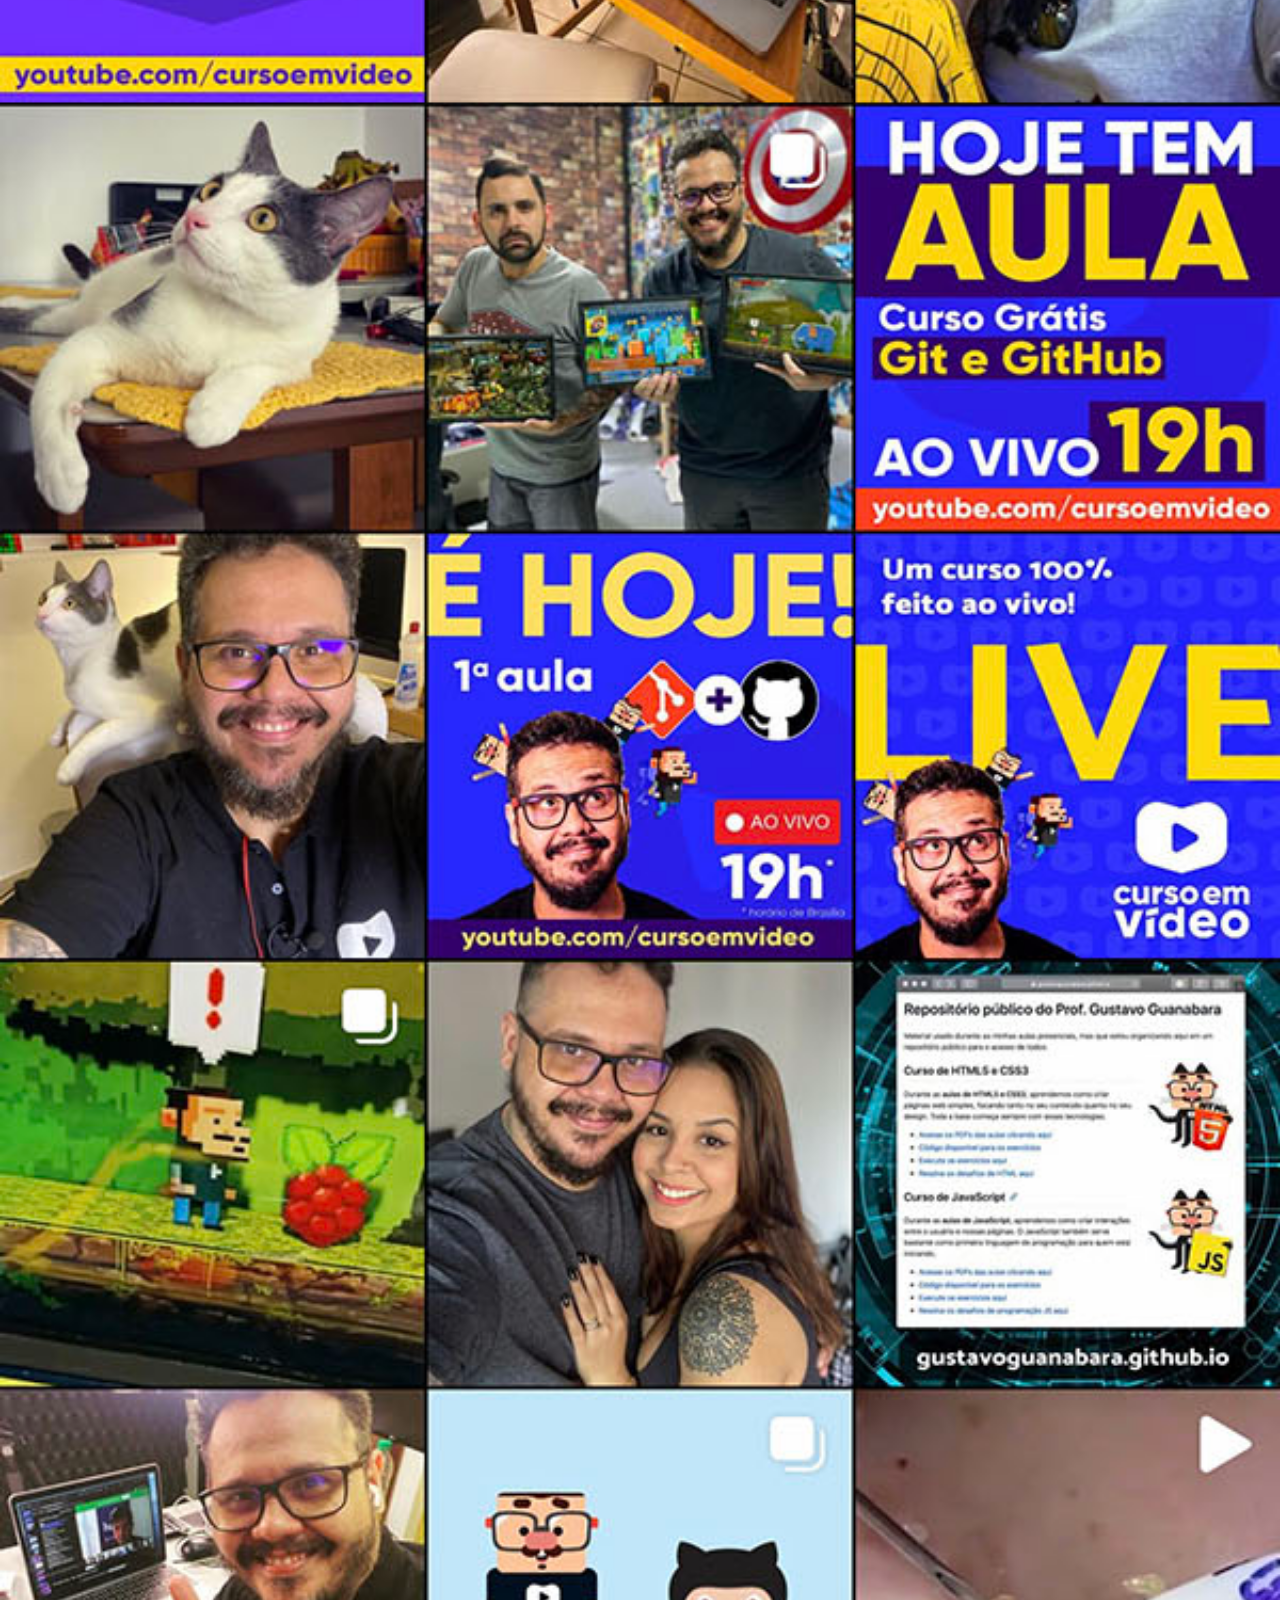
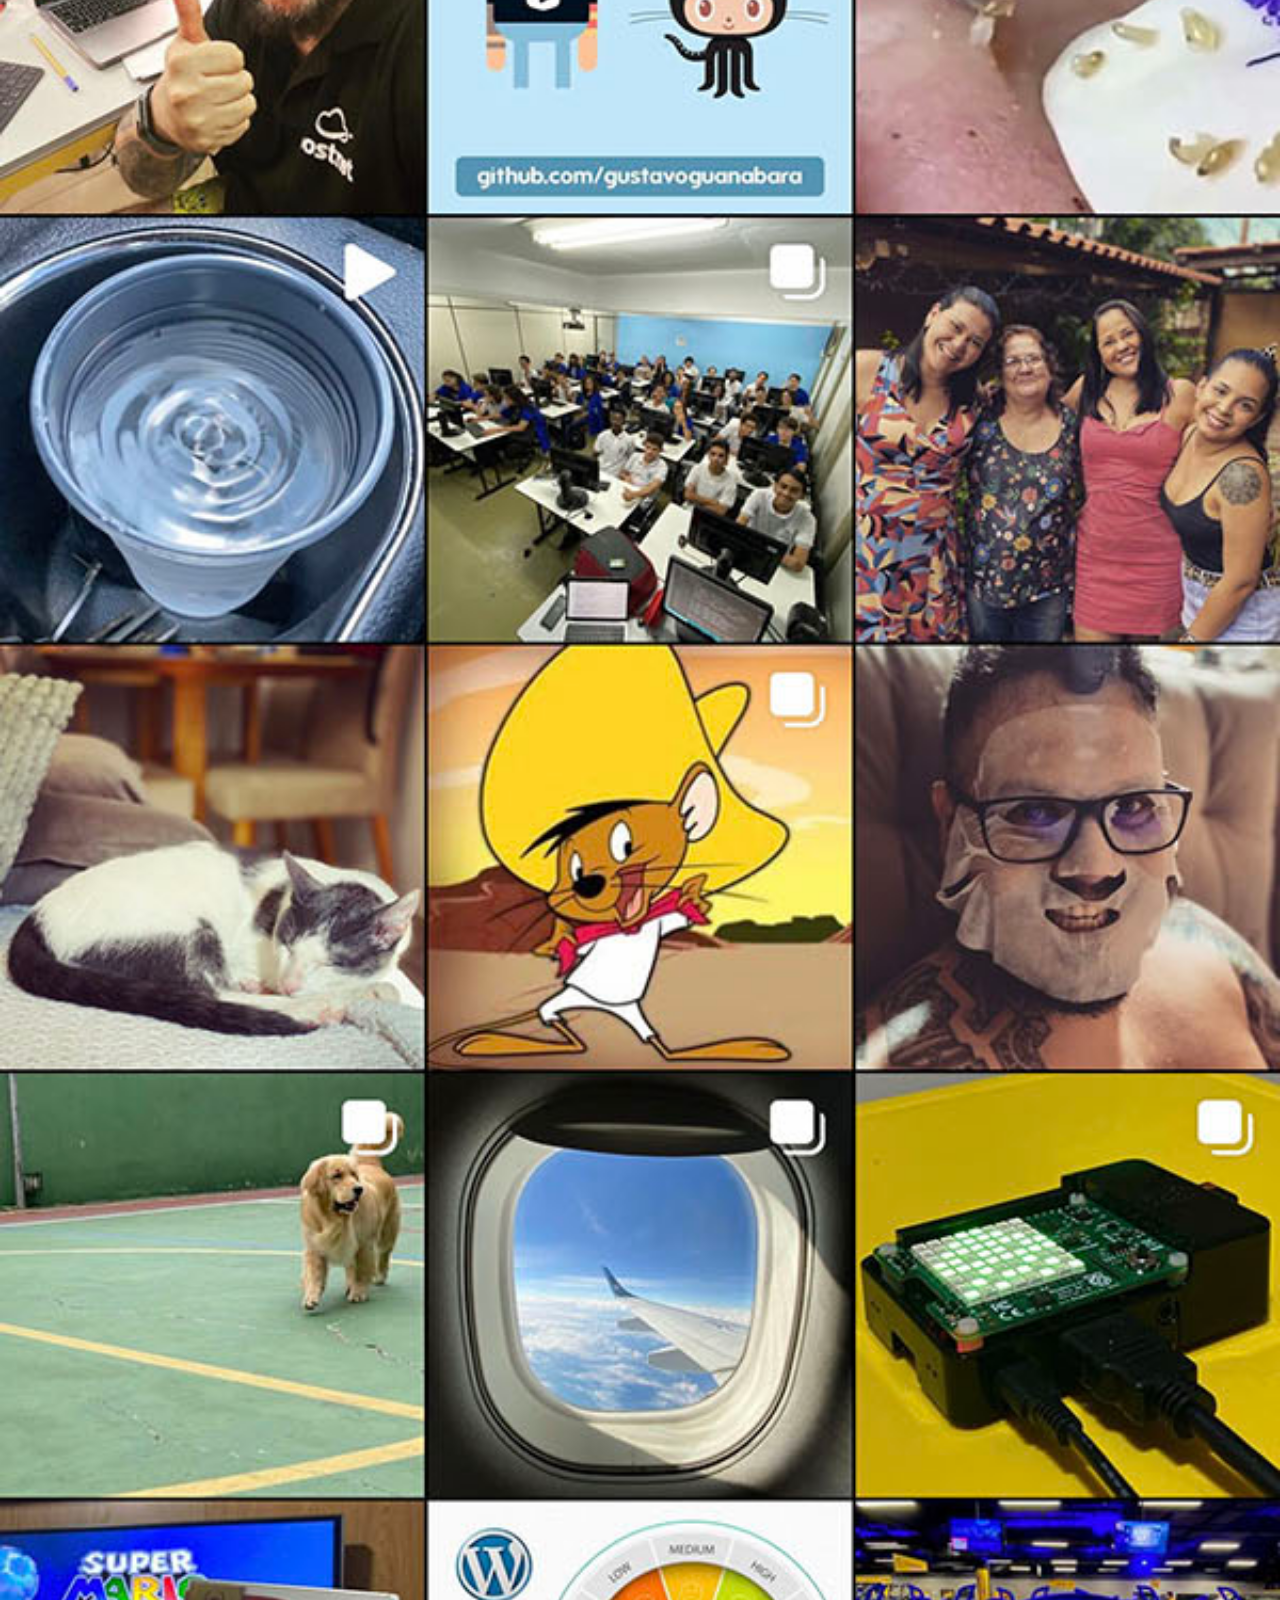
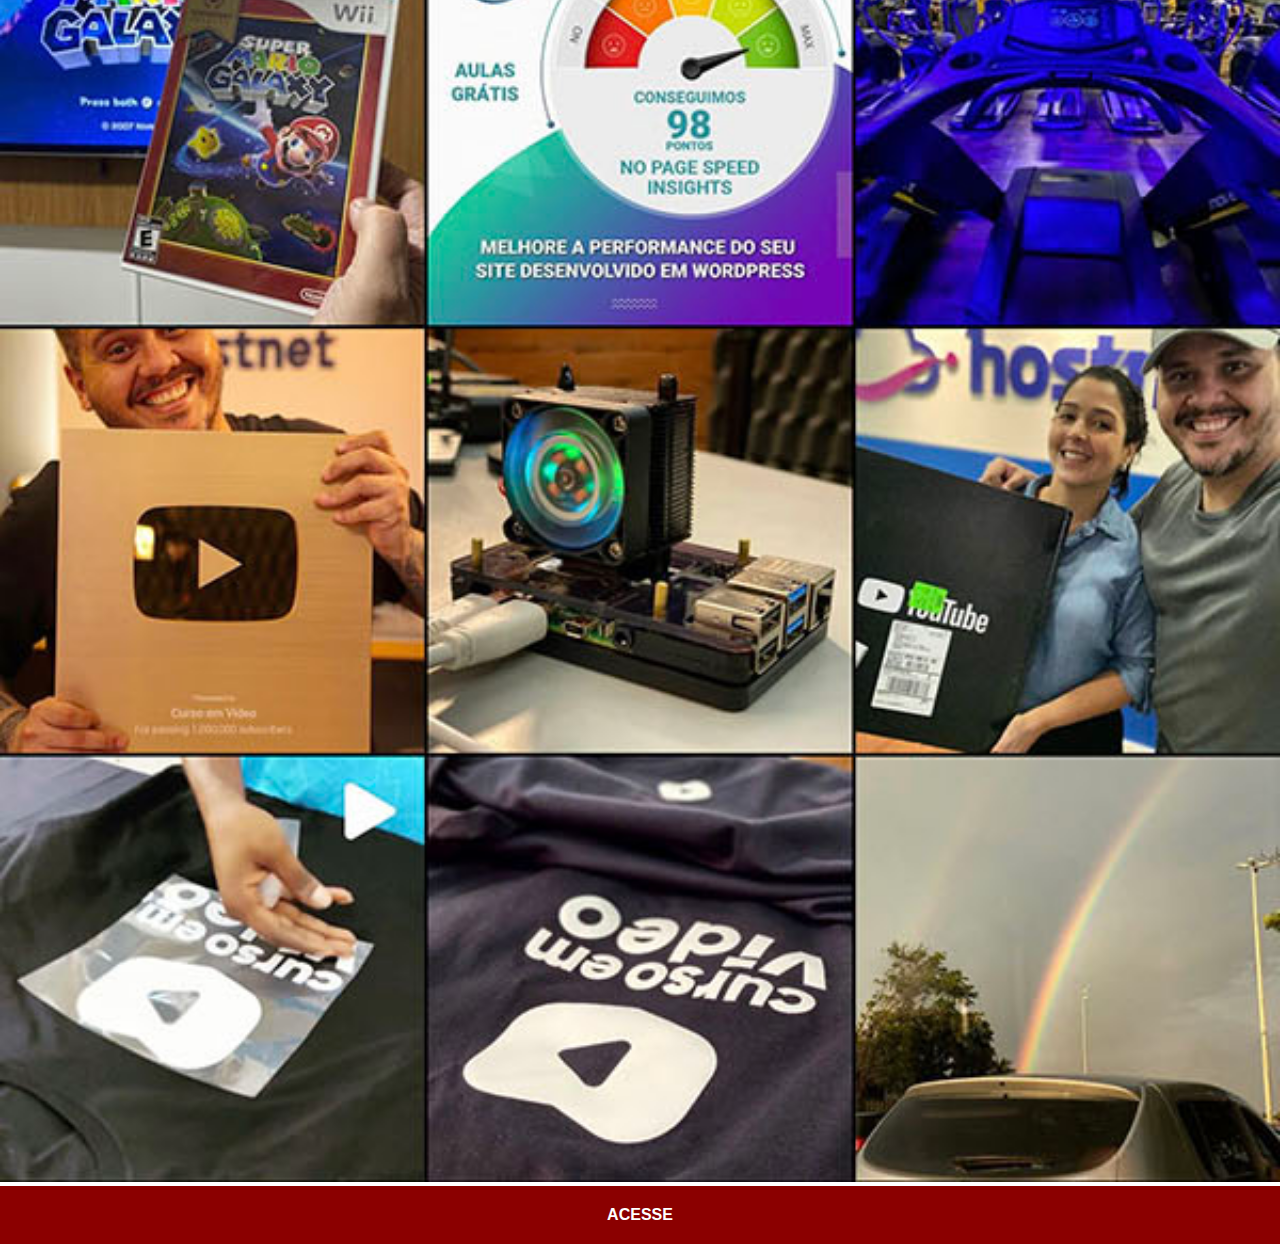
<file: instagram.html>
<!DOCTYPE html>
<html lang="pt-br">
<head>
    <meta charset="UTF-8">
    <meta name="viewport" content="width=device-width, initial-scale=1.0">
    <title>Instagram</title>
    <link rel="stylesheet" href="estilos/social.css">
</head>
<body>
    <img src="imagens/tela-instagram.jpg" alt="instagram">
    <a href="https://www.instagram.com/gustavoguanabara/" target="_blank">ACESSE</a>
</body>
</html>
</file>
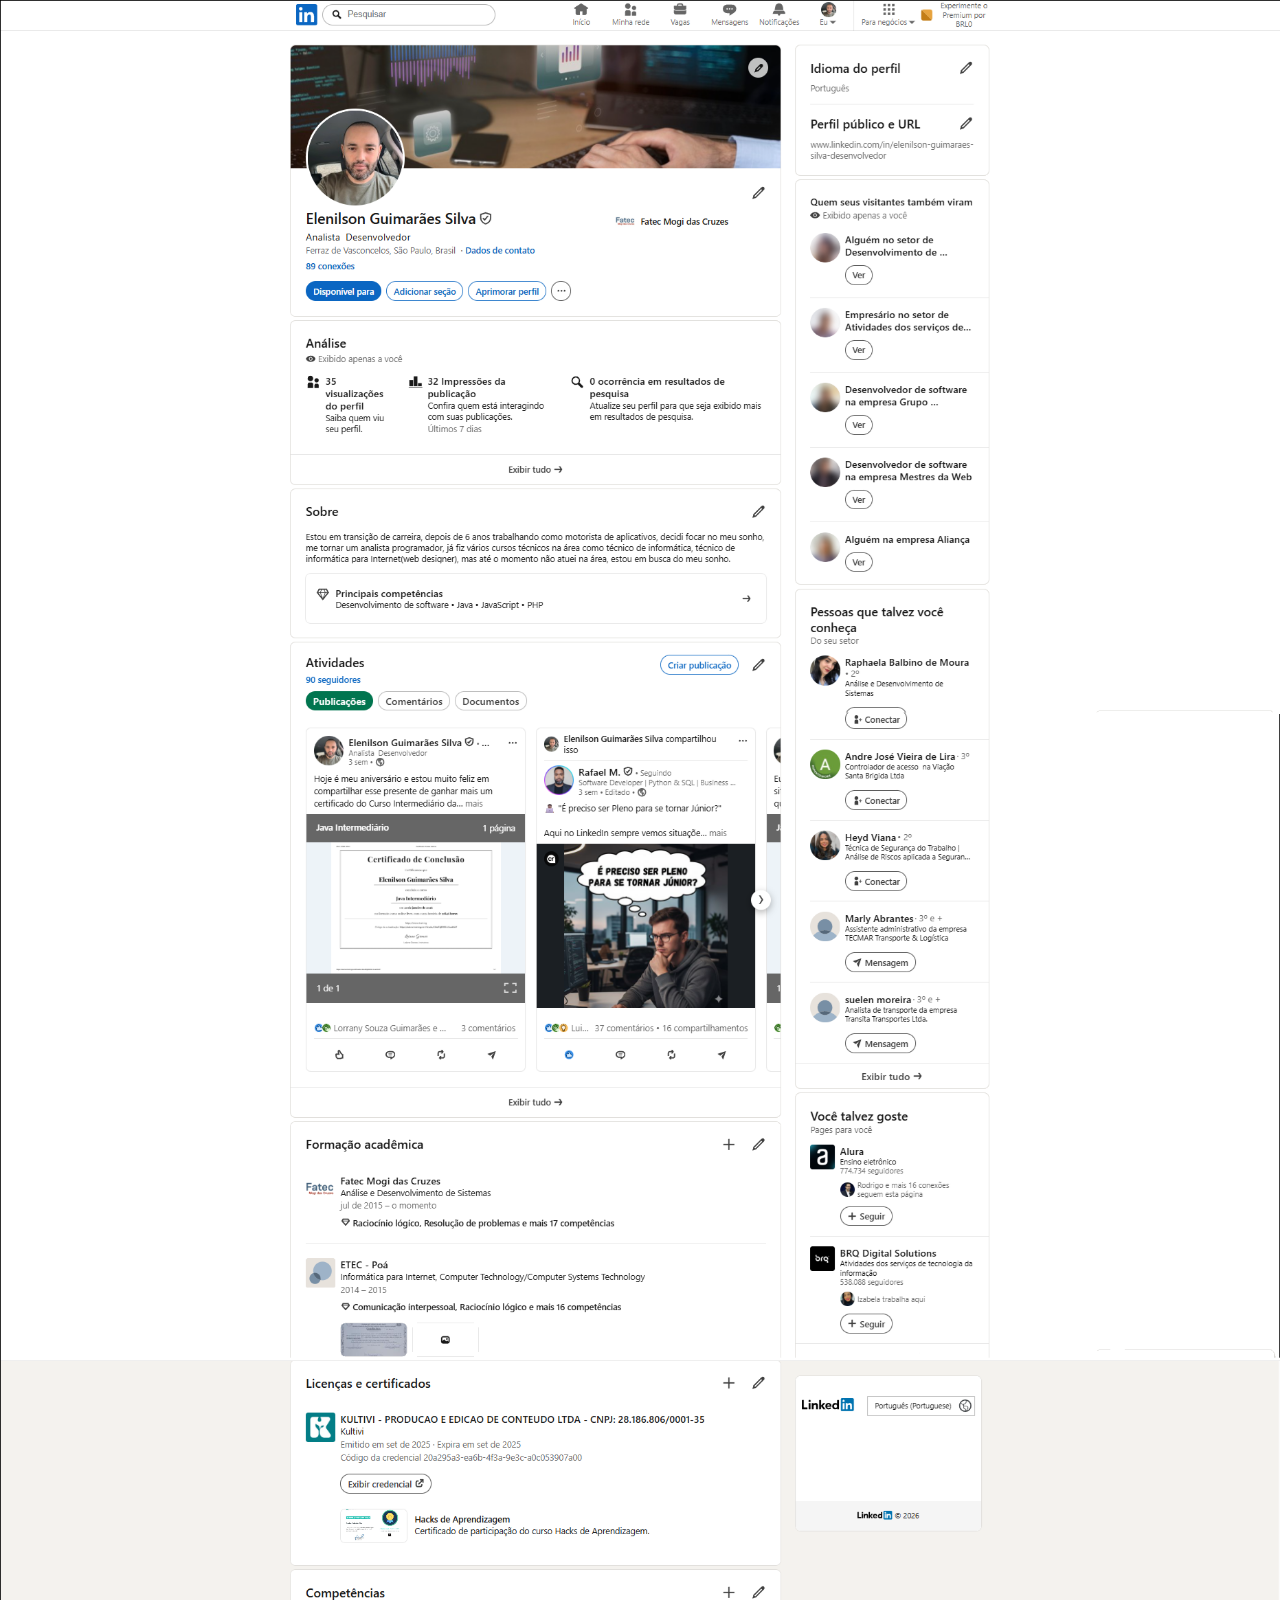
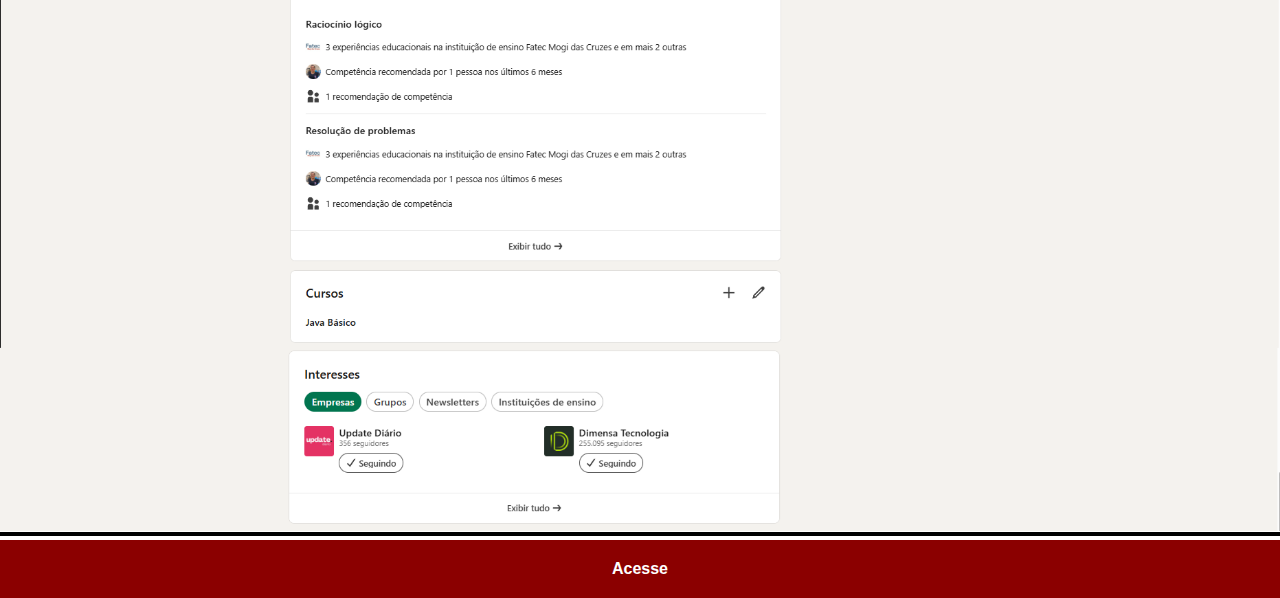
<file: linkedin.html>
<!DOCTYPE html>
<html lang="pt-br">
<head>
    <meta charset="UTF-8">
    <meta name="viewport" content="width=device-width, initial-scale=1.0">
    <title>Linkedin</title>
    <link rel="stylesheet" href="estilos/social.css">
</head>
<body>
    <img src="imagens/tela - linkedin.png" alt="Linkedin">
    <a href="https://www.linkedin.com/in/elenilson-guimaraes-silva-desenvolvedor/" target="_blank">Acesse</a>
</body>
</html>
</file>
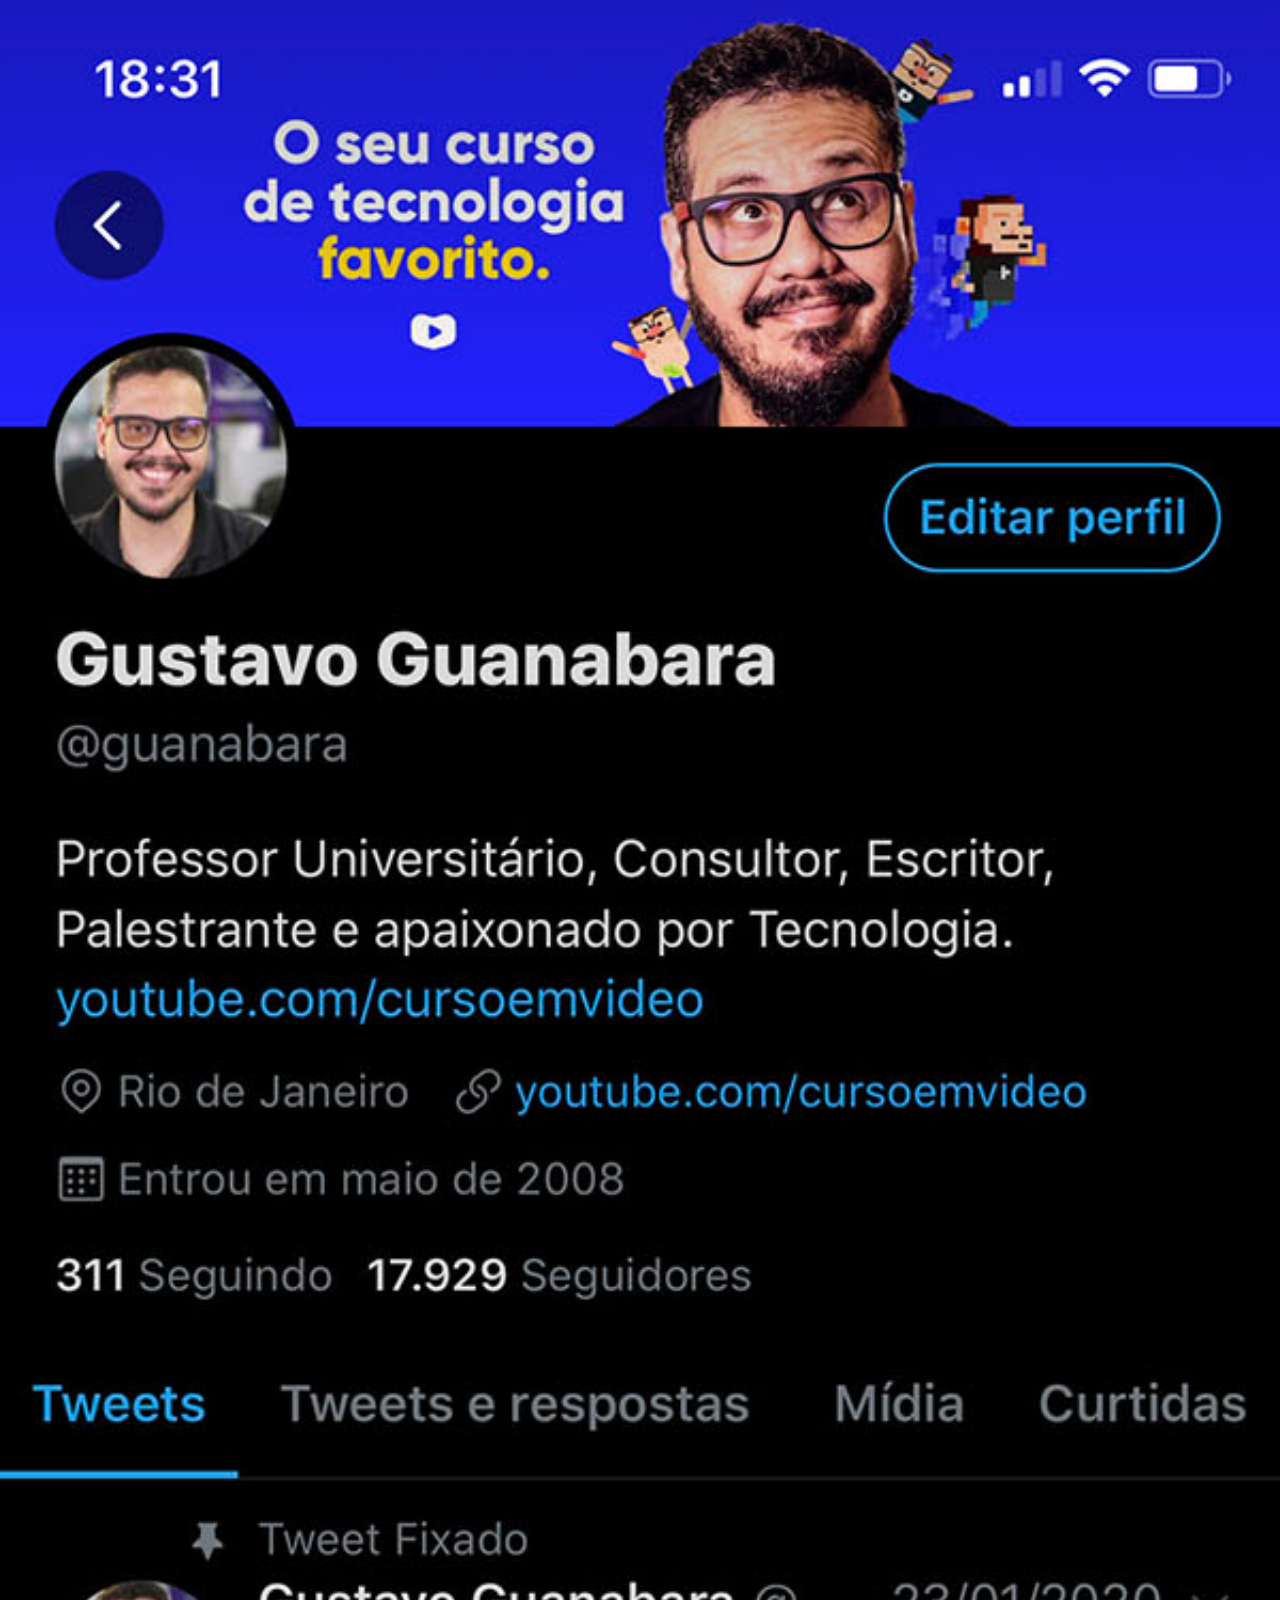
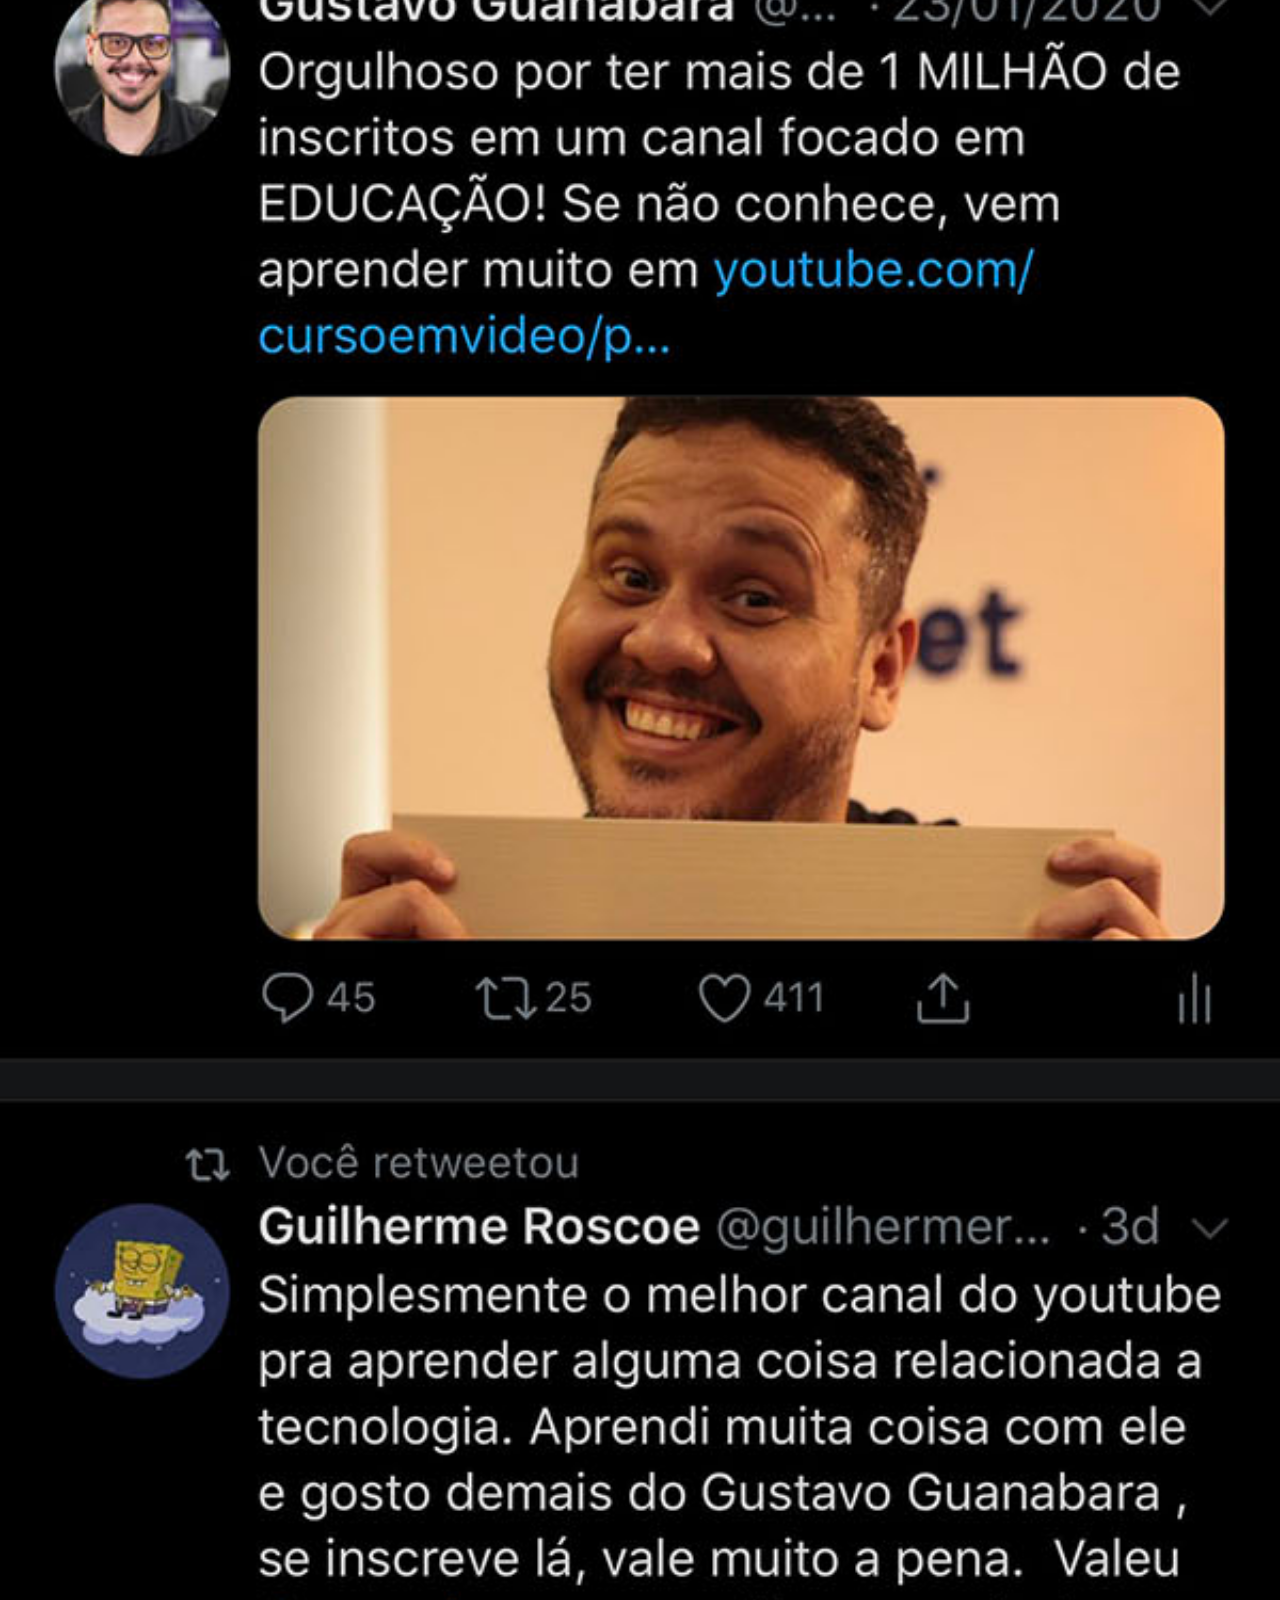
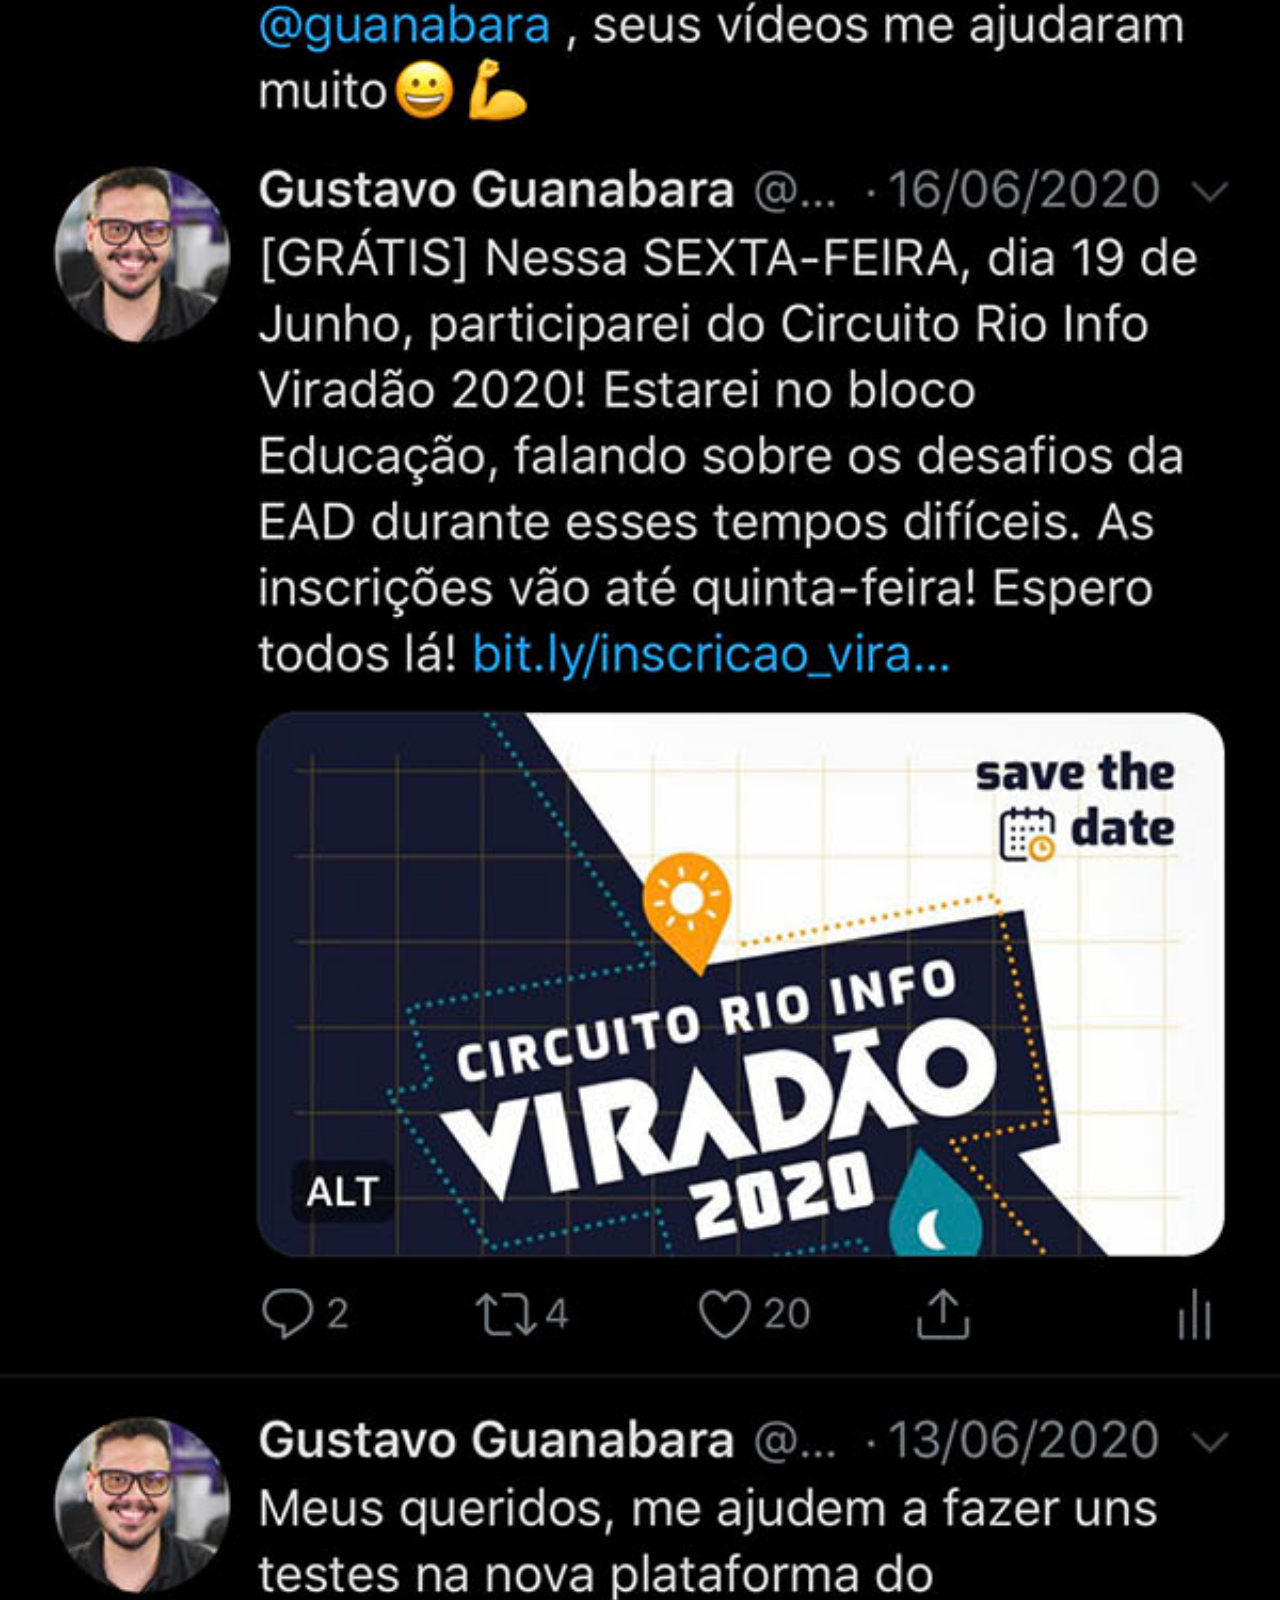
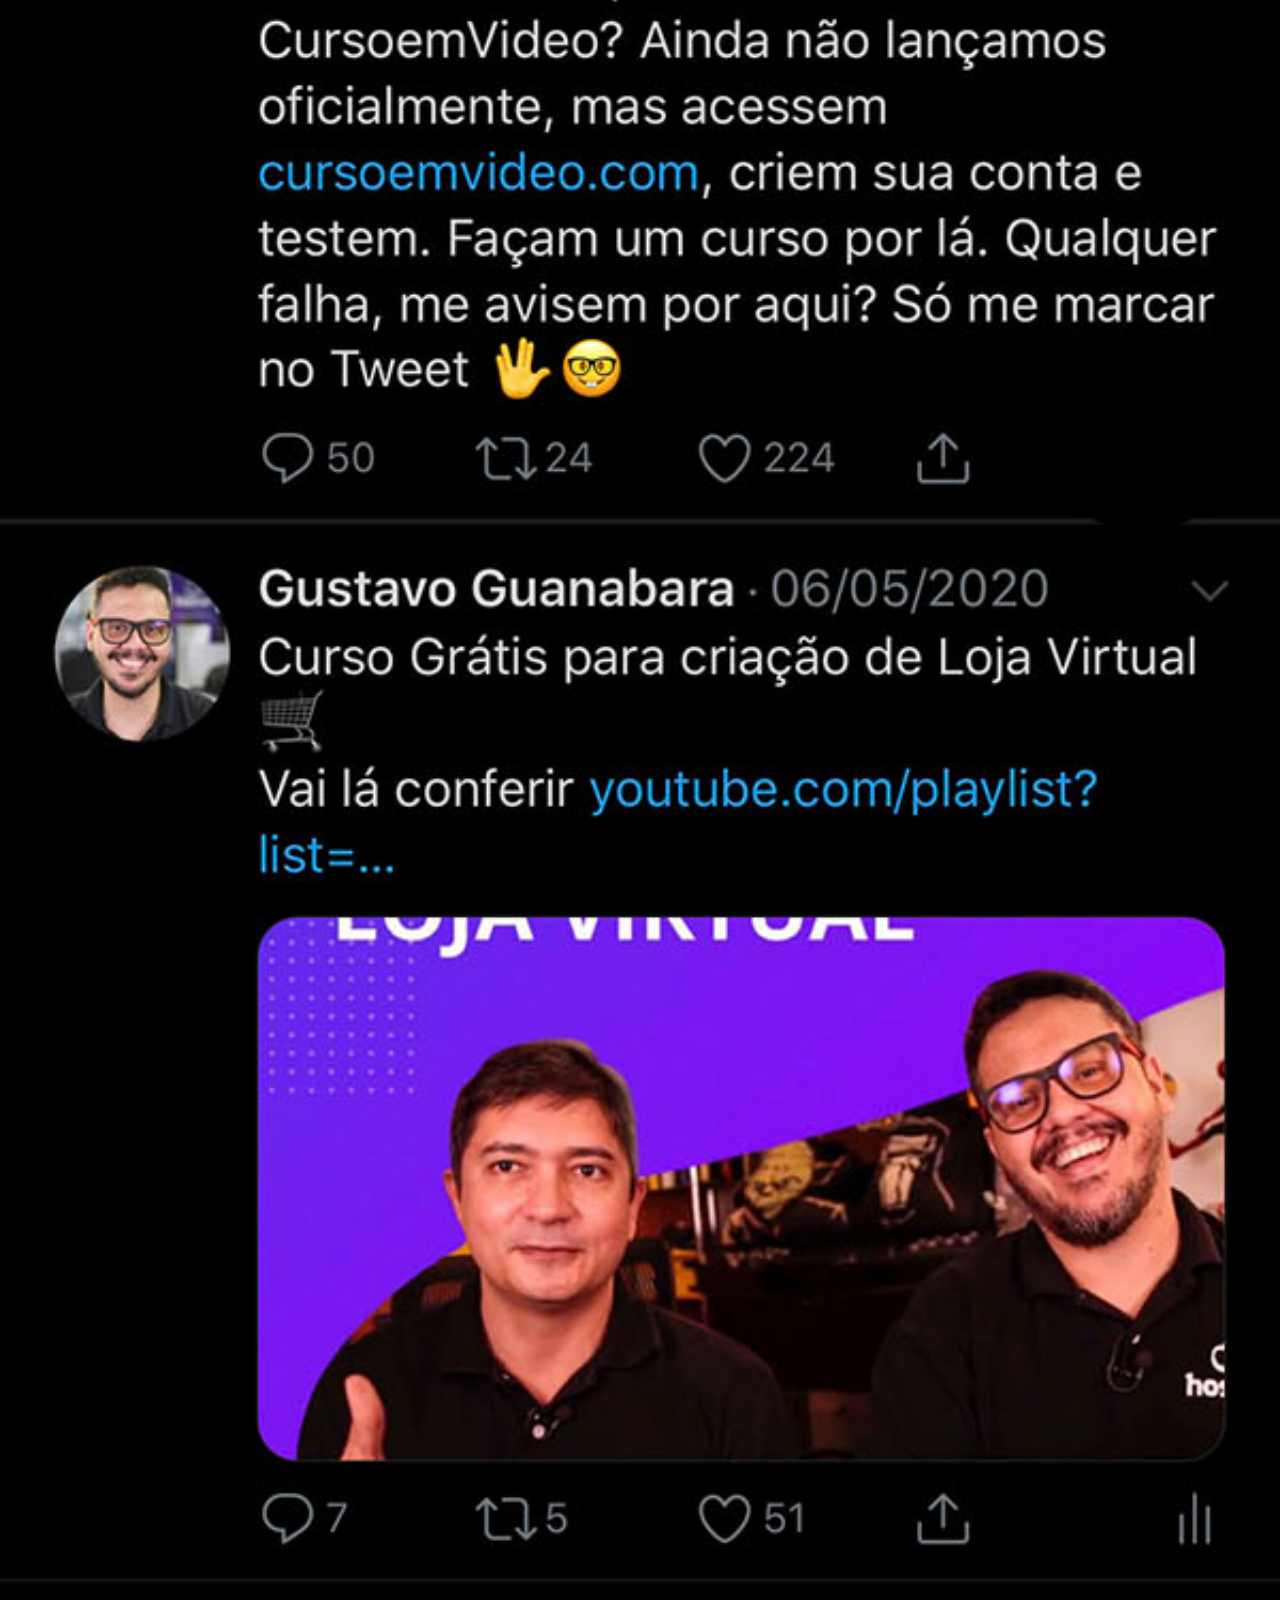
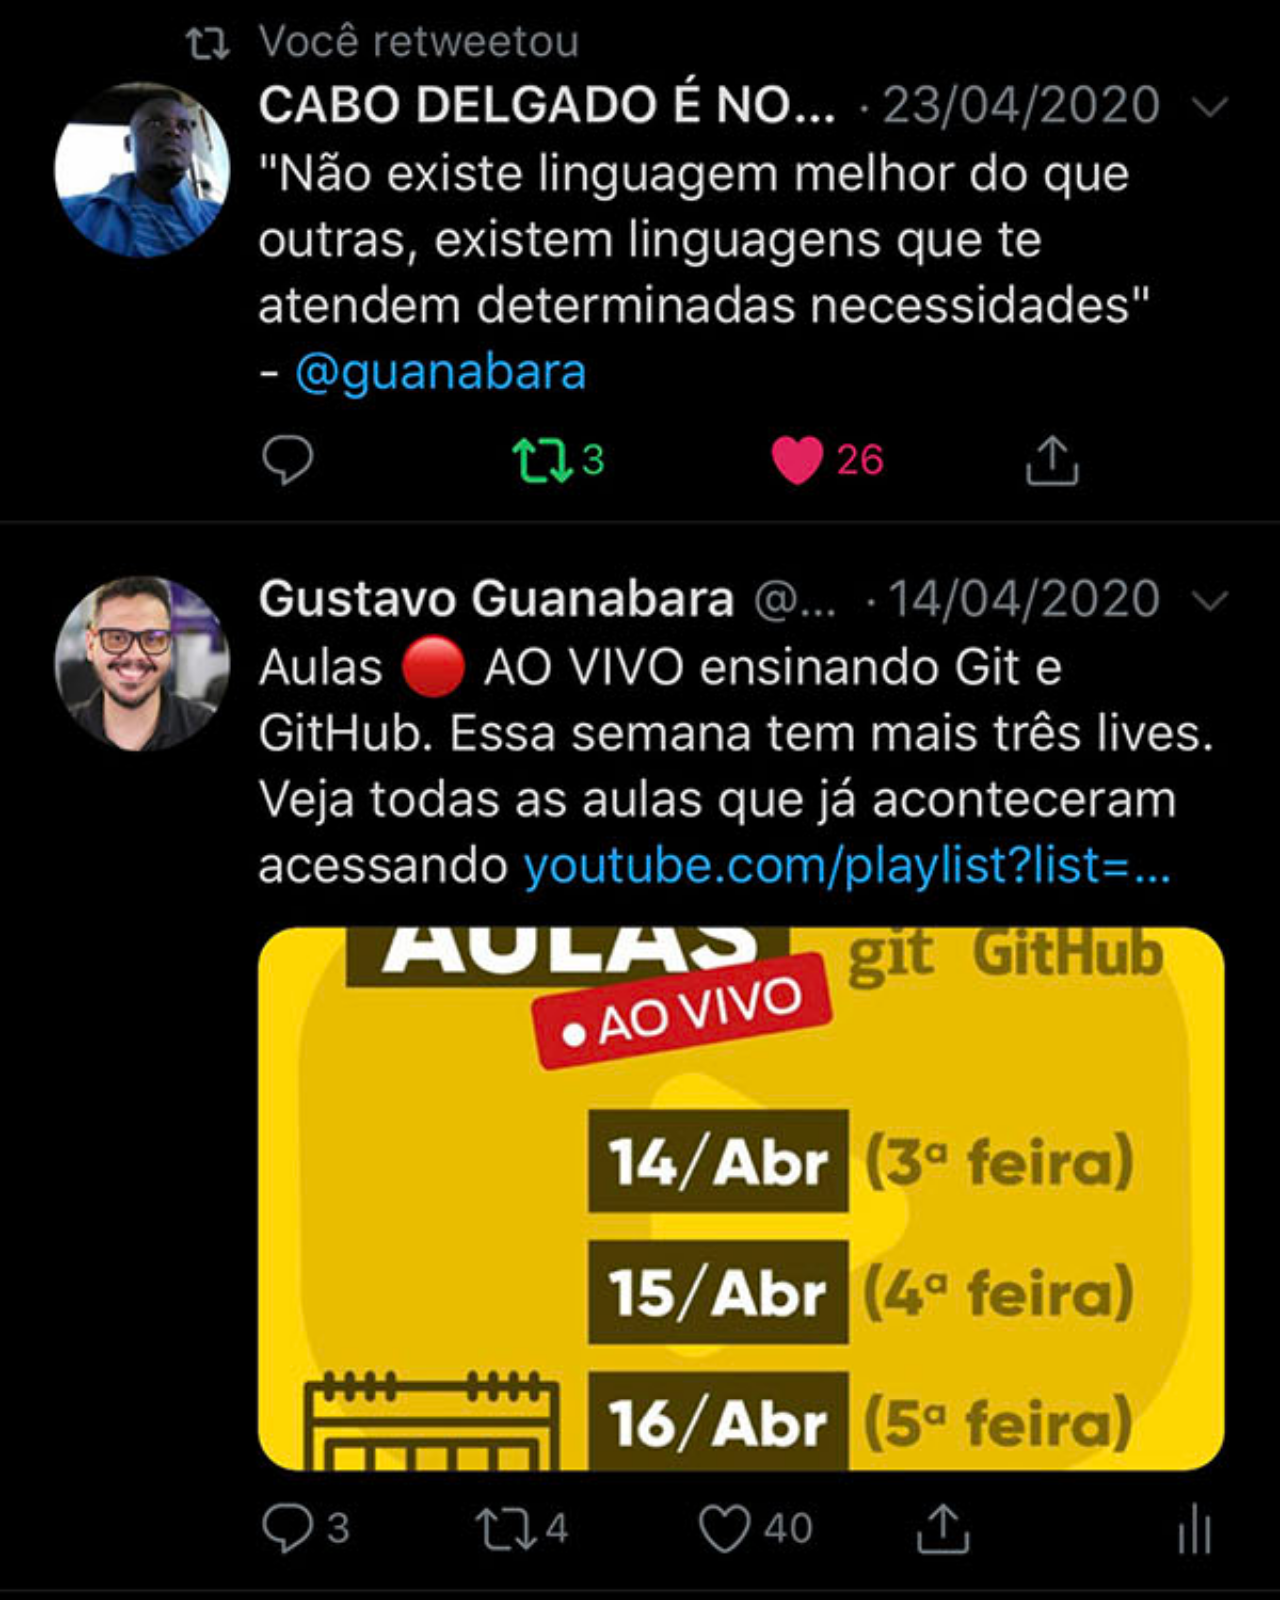
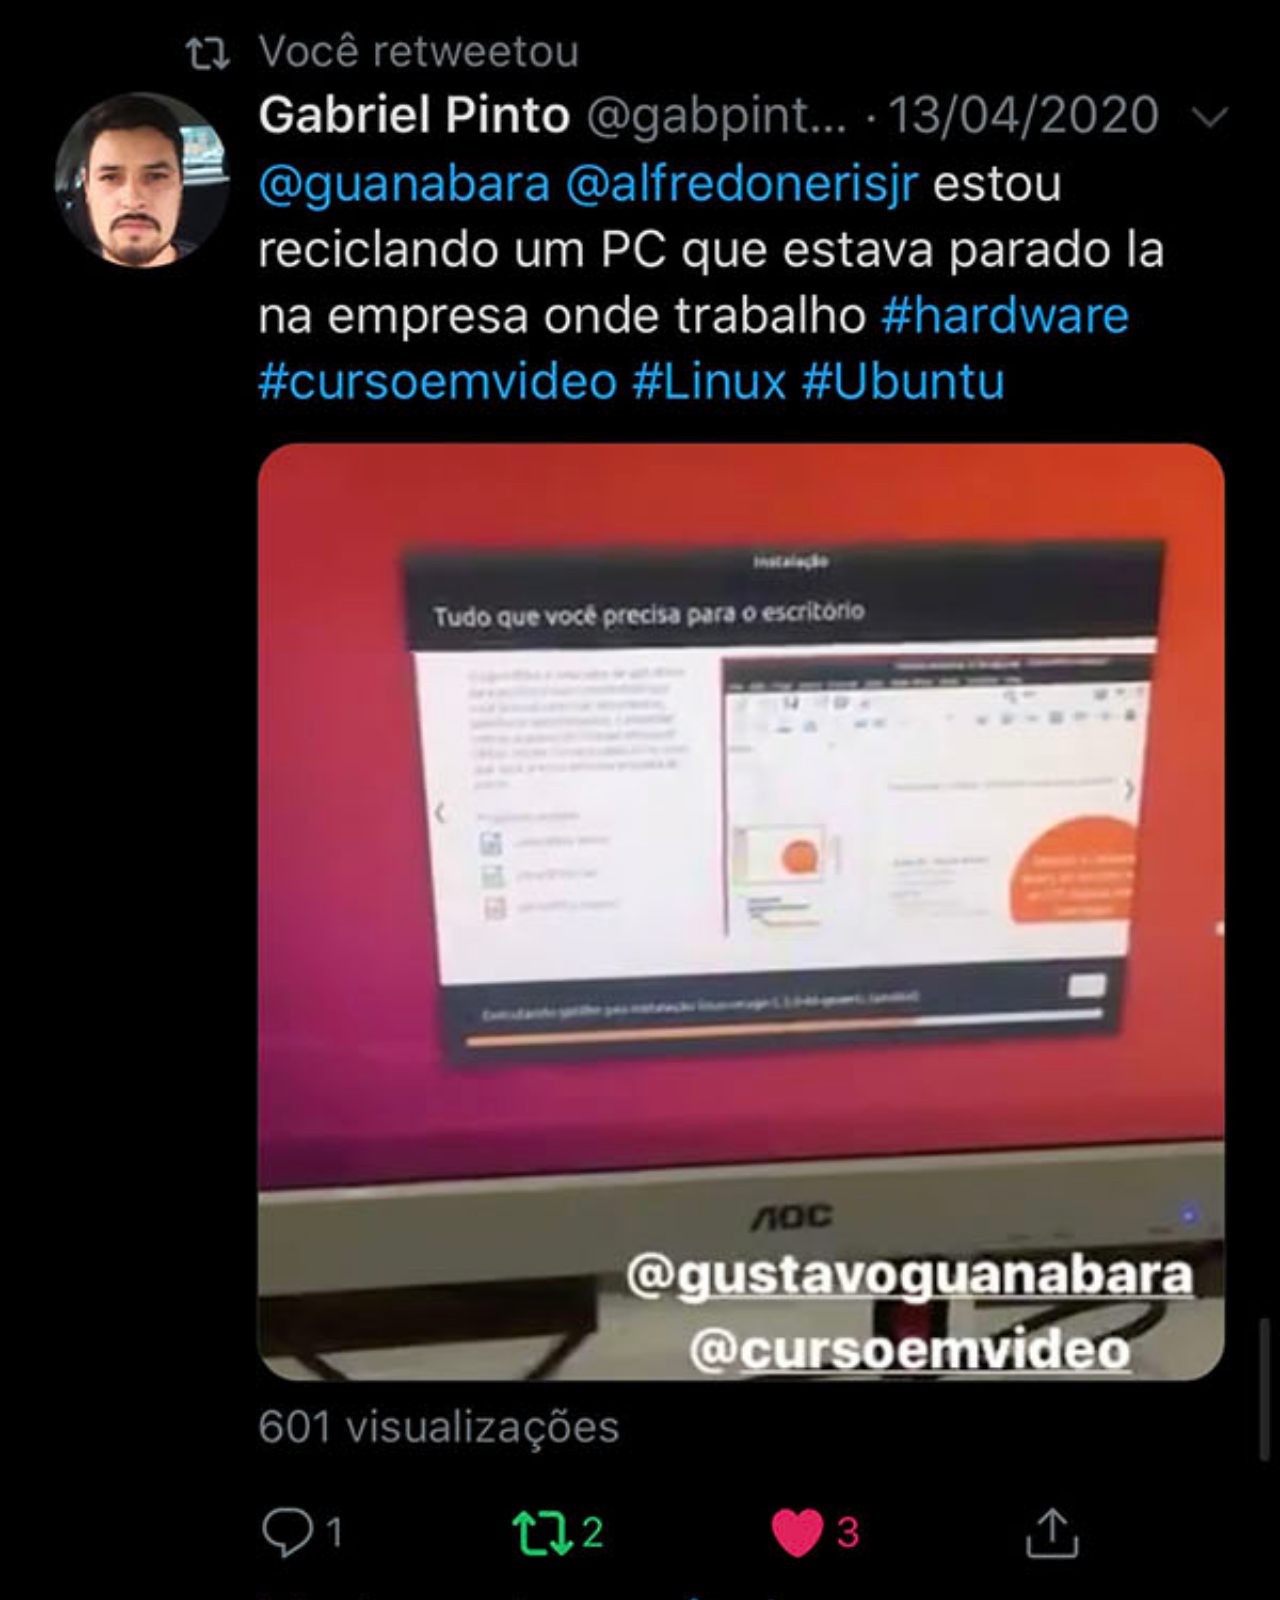
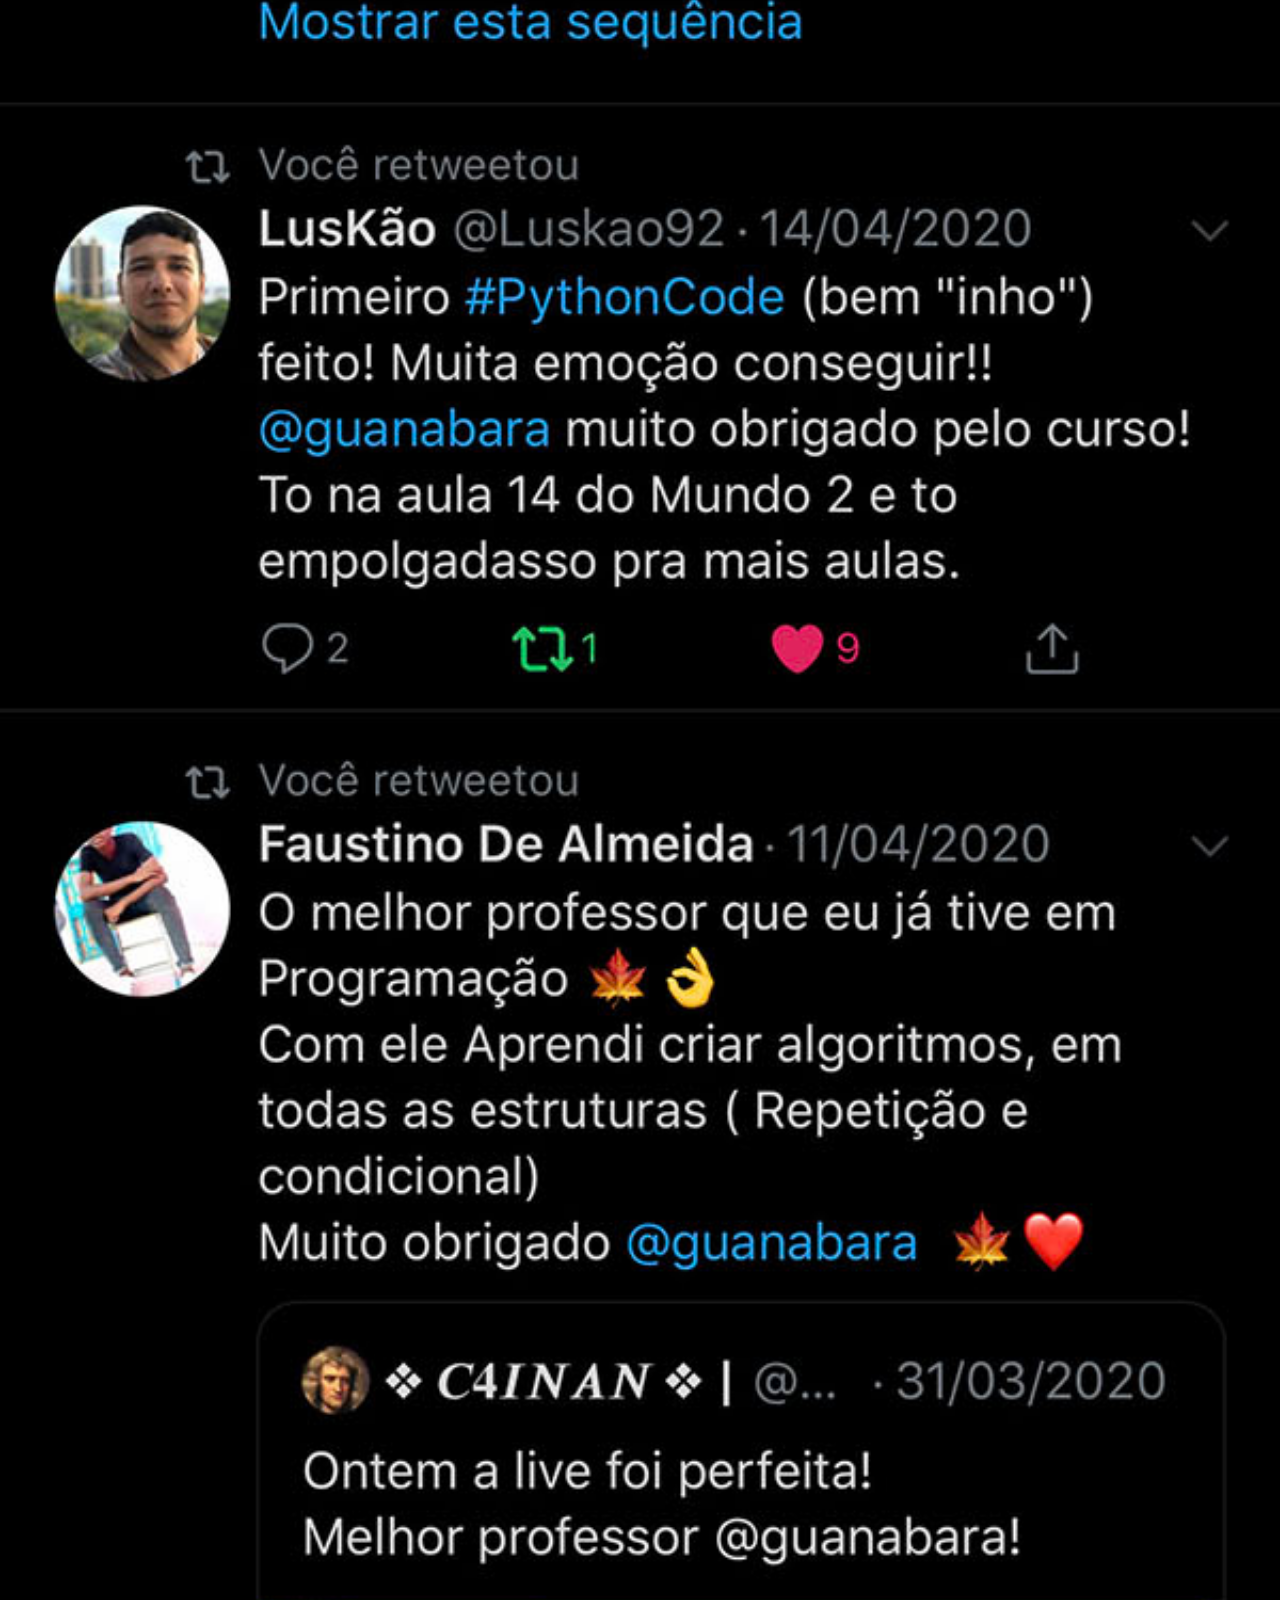
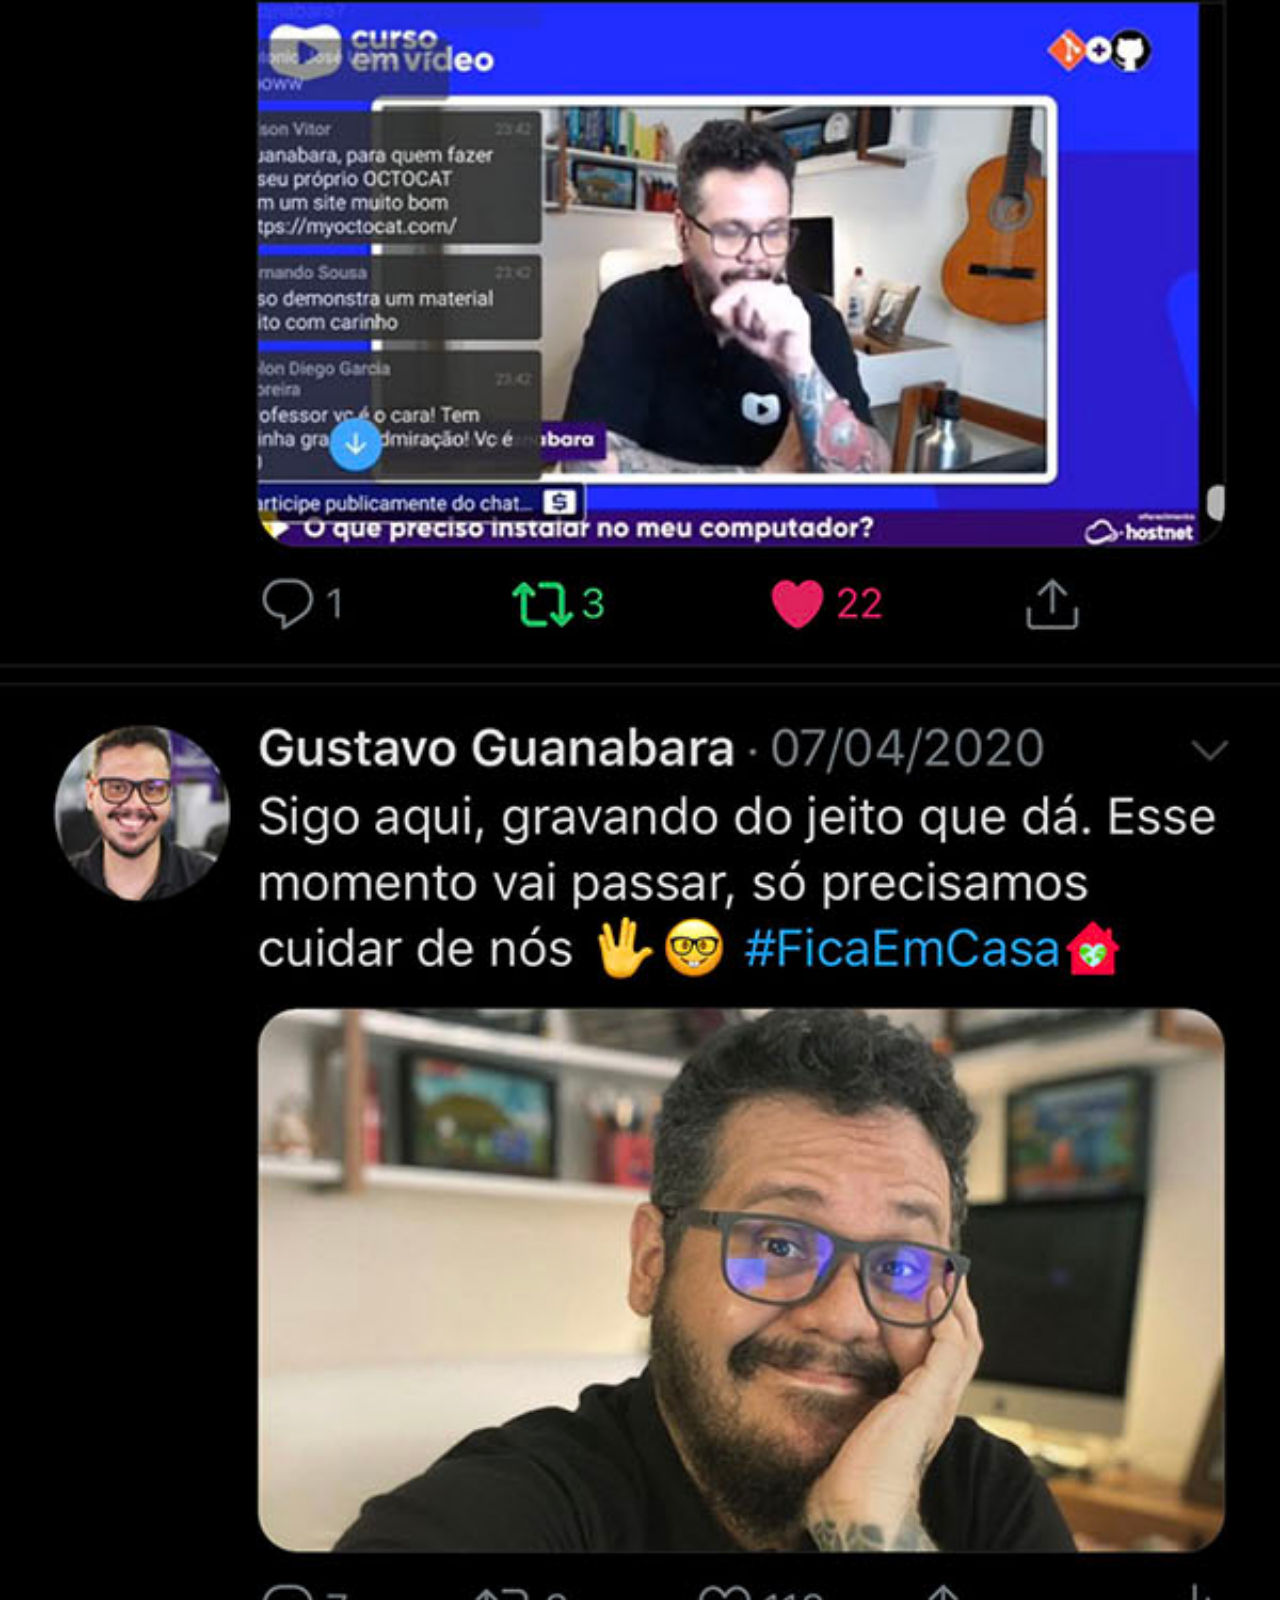
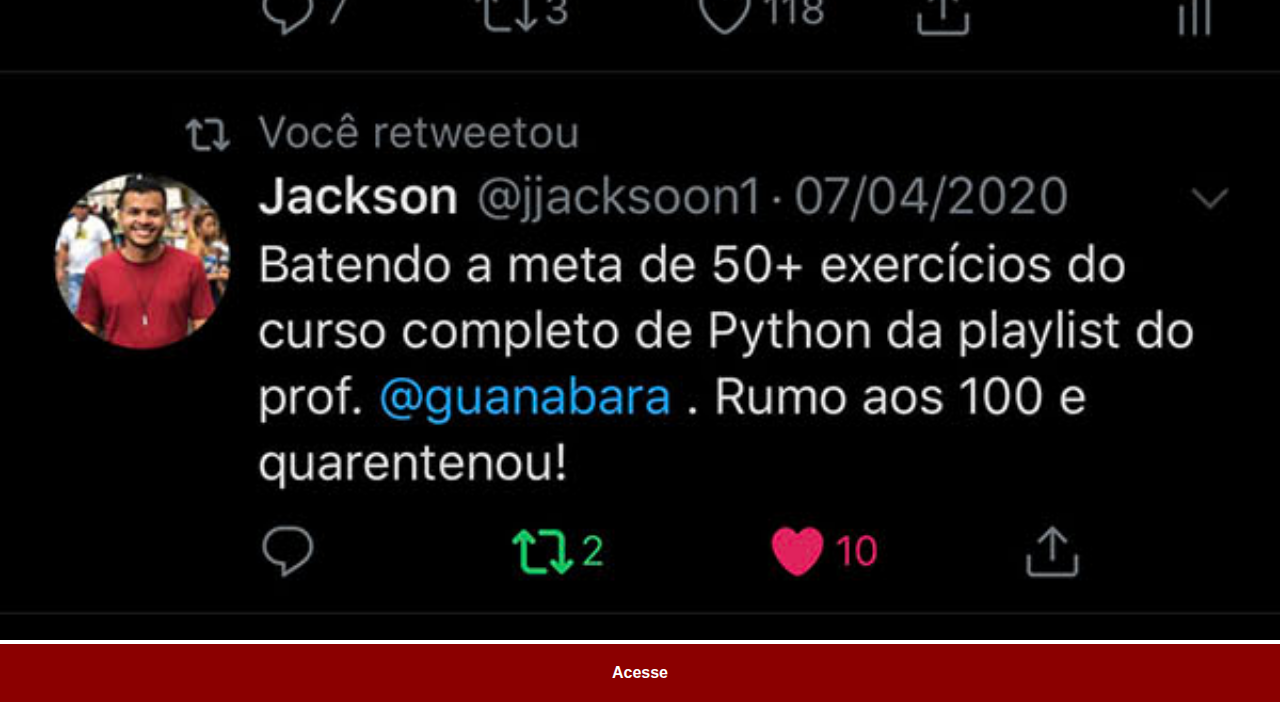
<file: twitter.html>
<!DOCTYPE html>
<html lang="pt-br">
<head>
    <meta charset="UTF-8">
    <meta name="viewport" content="width=device-width, initial-scale=1.0">
    <title>Twitter</title>
    <link rel="stylesheet" href="estilos/social.css">
</head>
<body>
    <img src="imagens/tela-twitter.jpg" alt="Twitter">
    <a href="https://x.com/guanabara" target="_blank">Acesse</a>
</body>
</html>
</file>
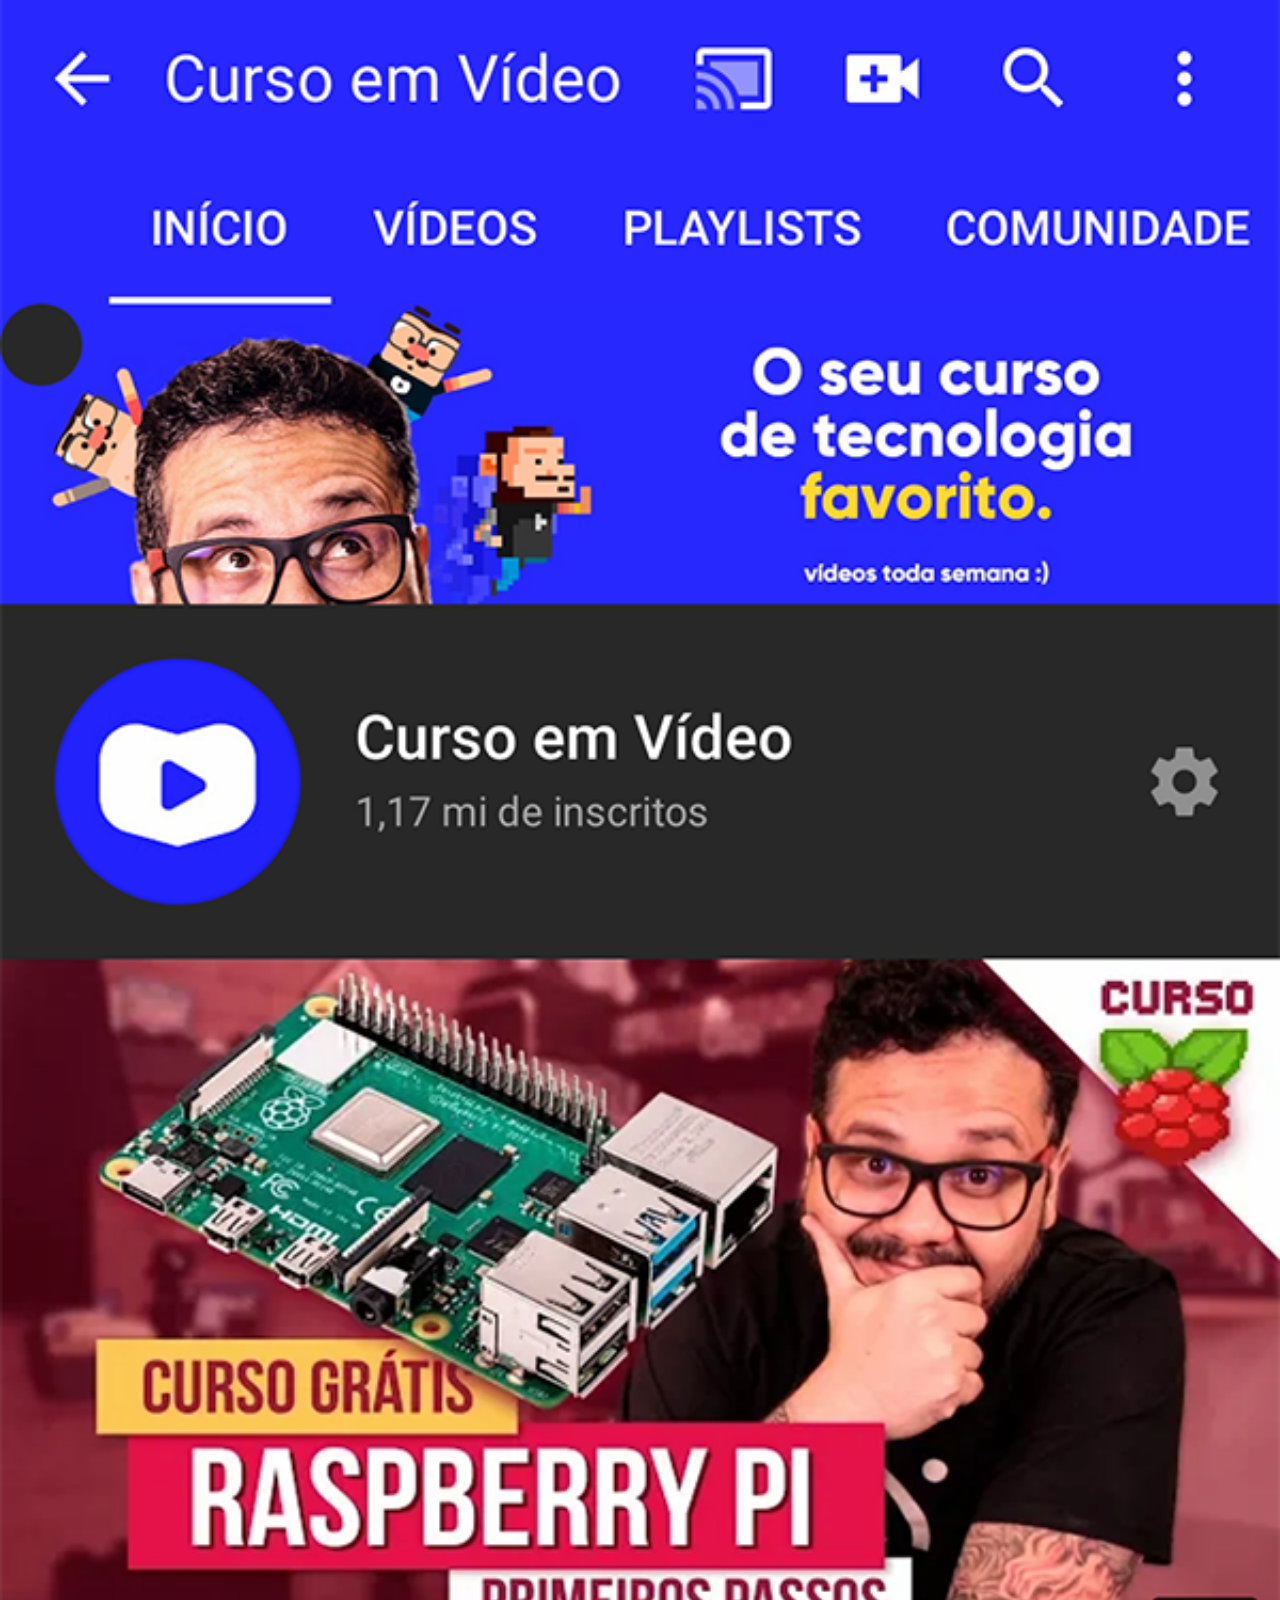
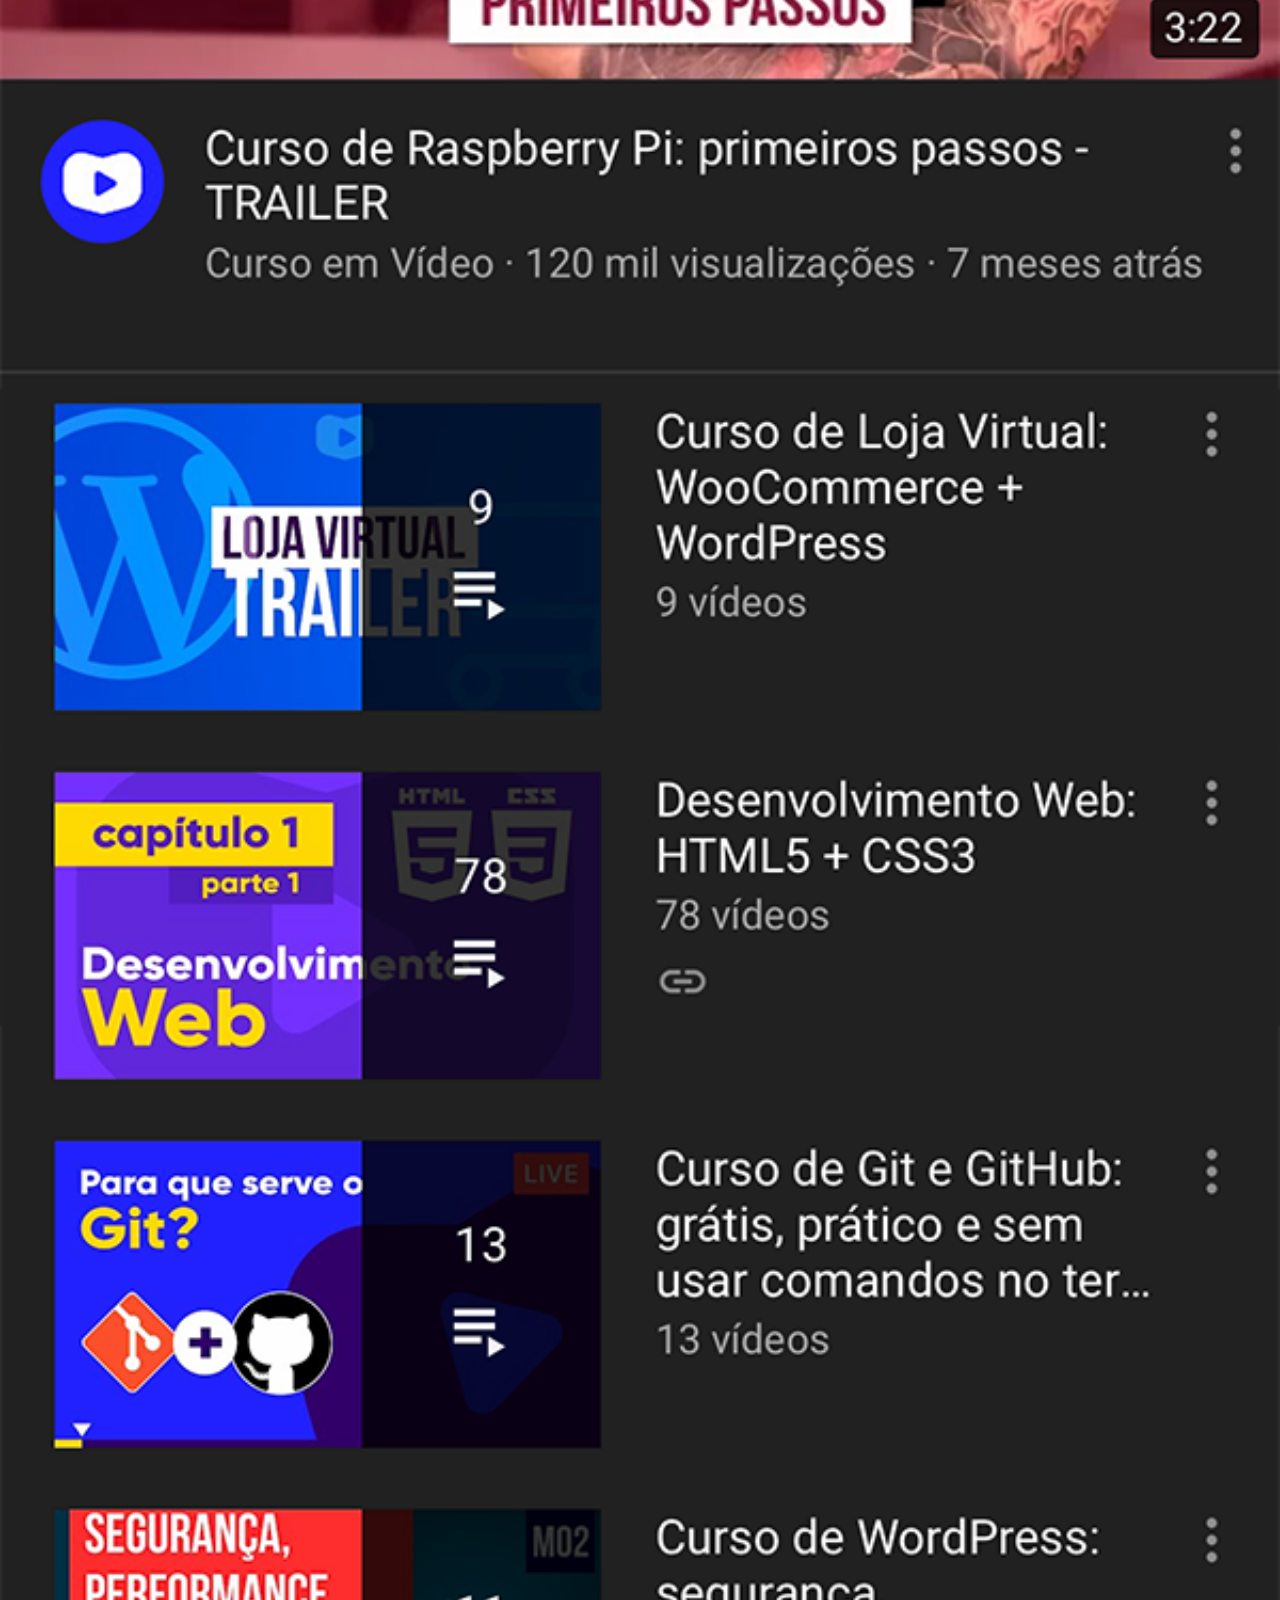
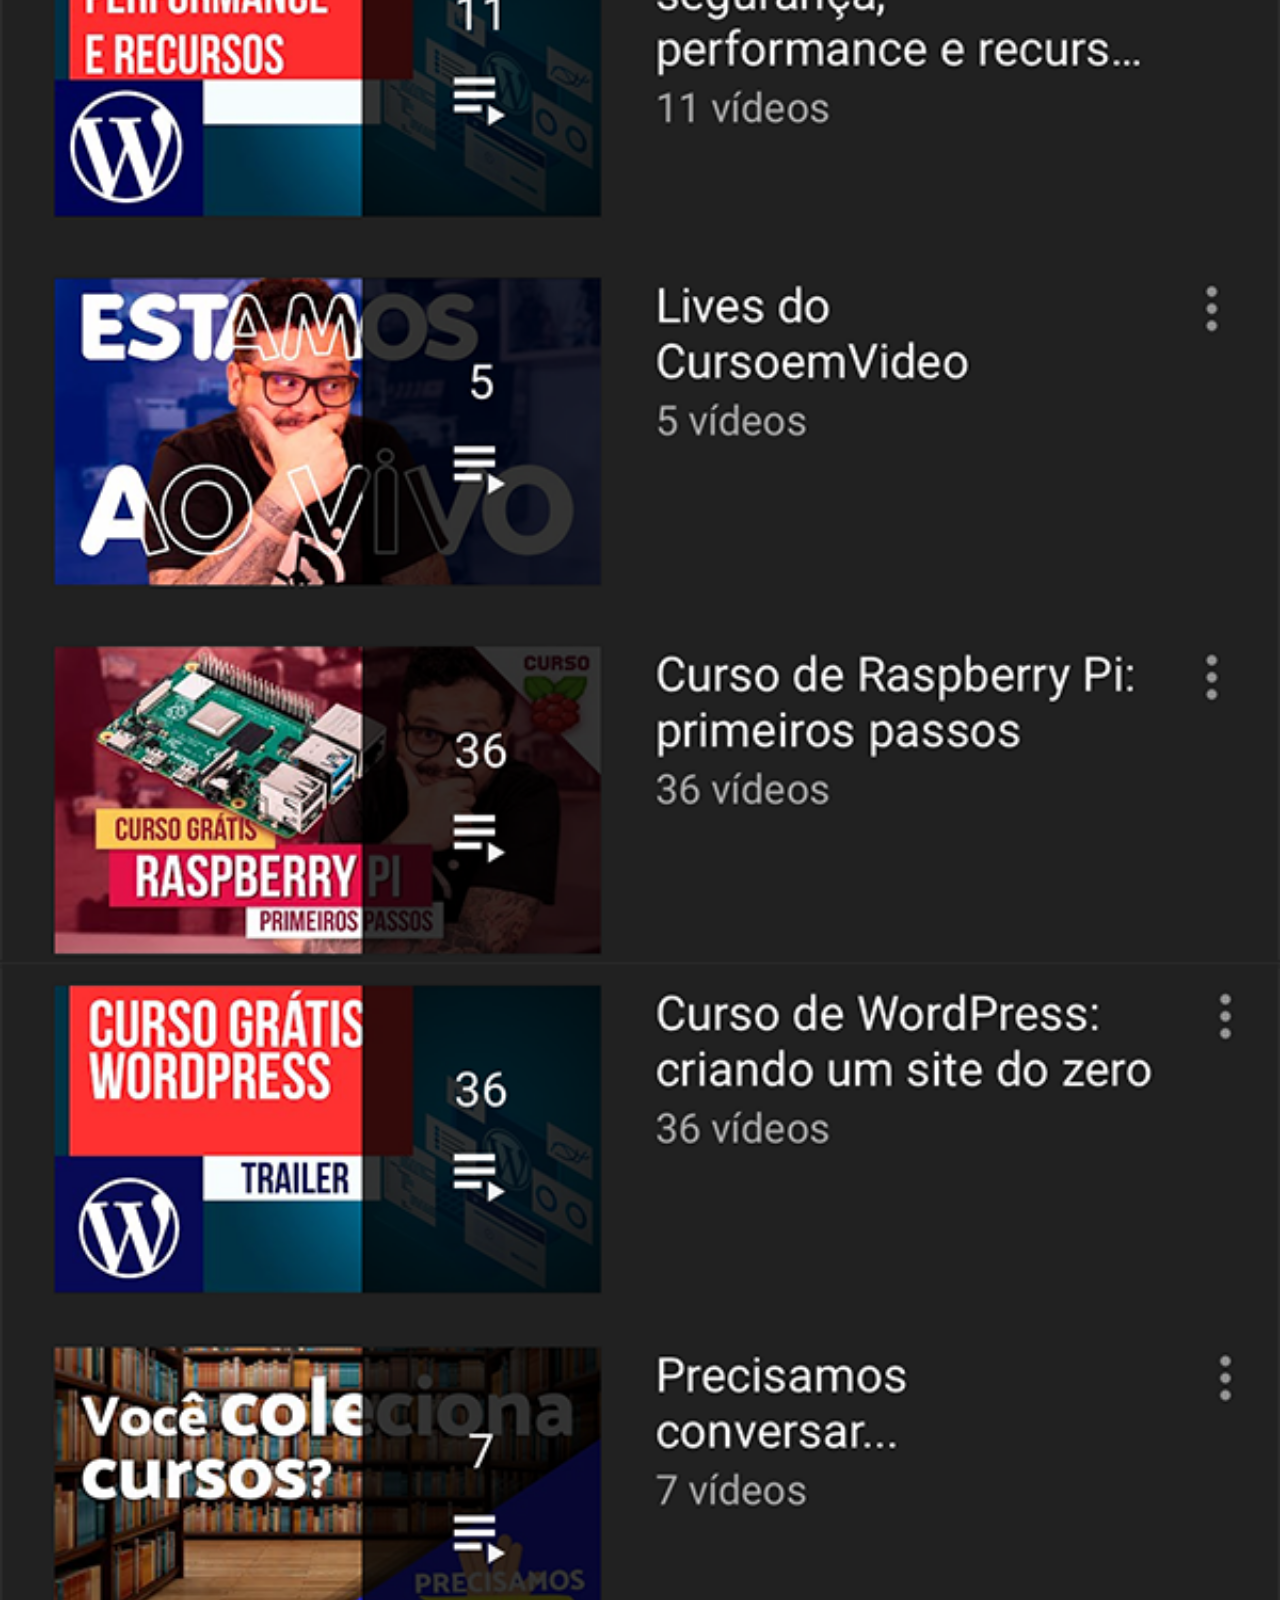
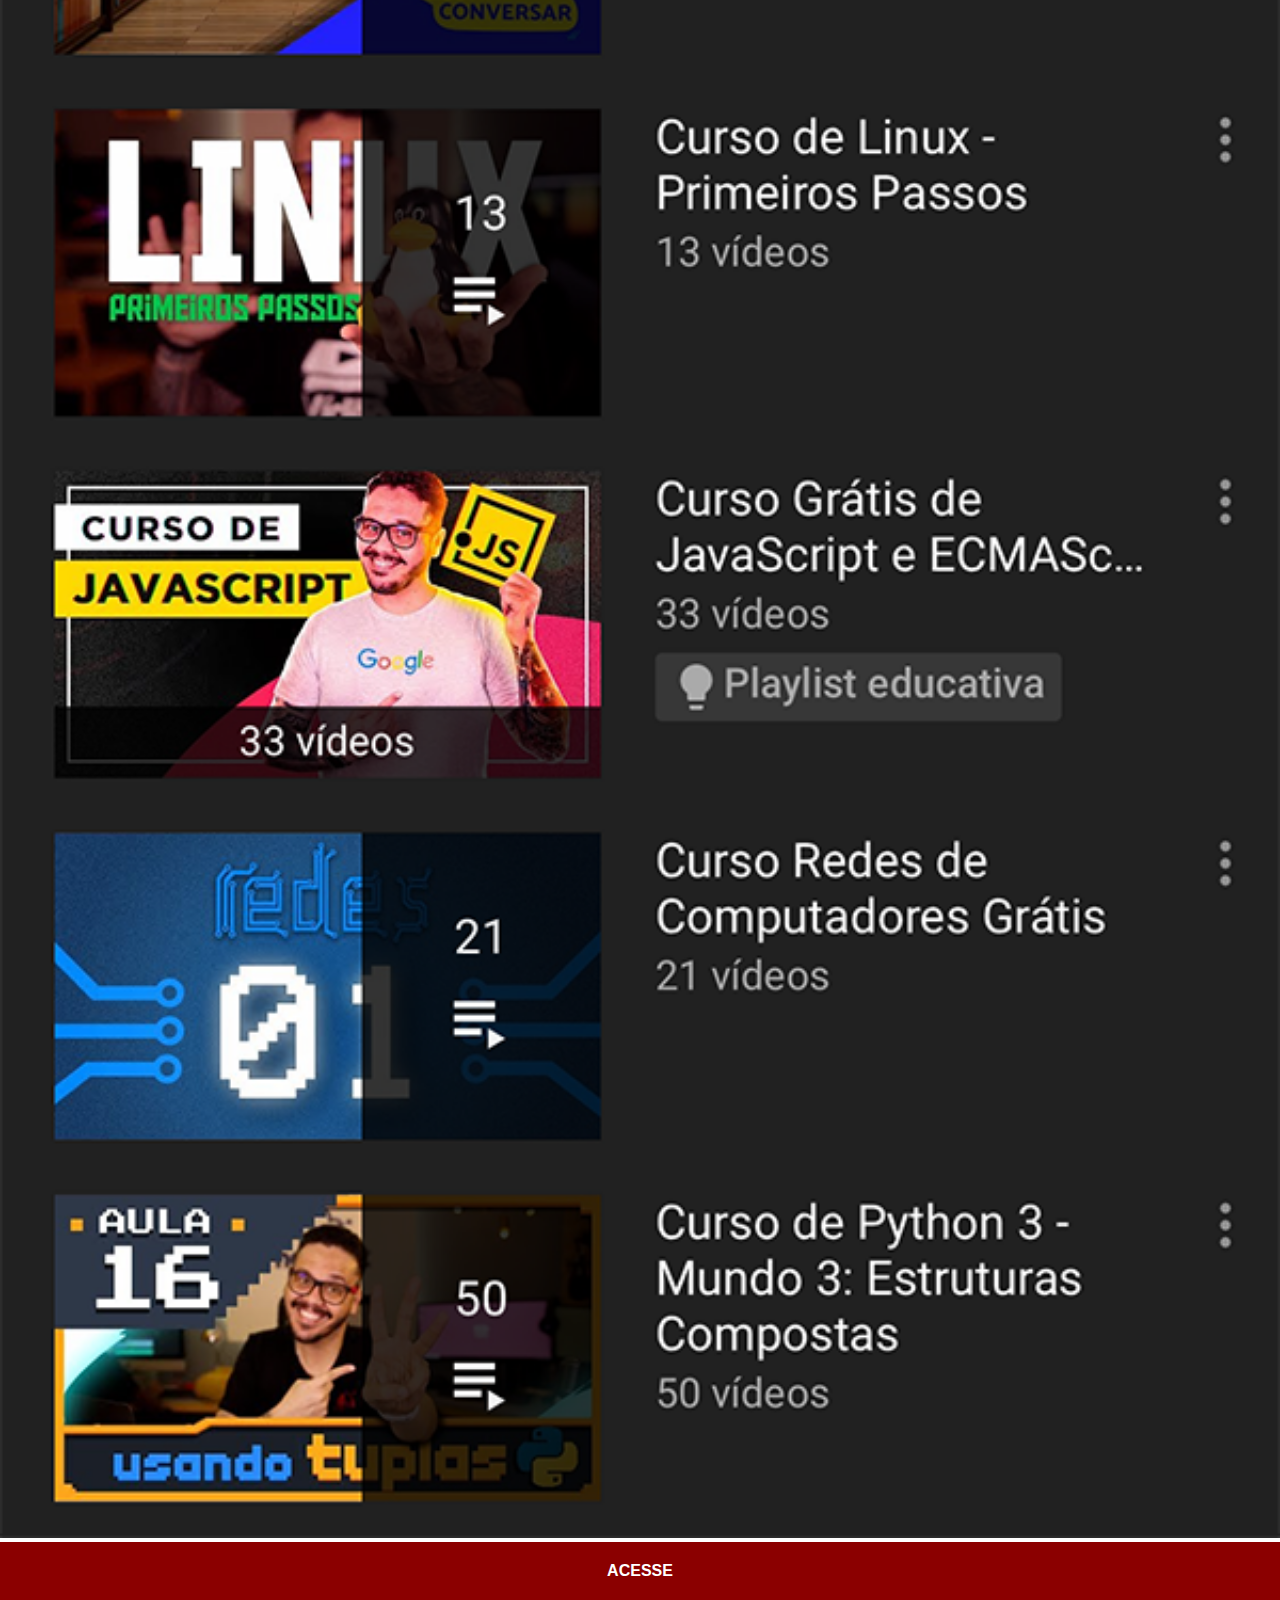
<file: youtube.html>
<!DOCTYPE html>
<html lang="pt-br">
<head>
    <meta charset="UTF-8">
    <meta name="viewport" content="width=device-width, initial-scale=1.0">
    <title>Youtube</title>
    <link rel="stylesheet" href="estilos/social.css">
</head>
<body>
    <img src="imagens/tela-youtube.png" alt="youtube">
    <a href="https://www.youtube.com/@cursoemvideo/playlists" target="_blank">ACESSE</a>
</body>
</html>
</file>
<file: estilos/social.css>
@charset "UTF-8";
* {
    margin: 0px;
    padding: 0px;
    font-family: Arial, Helvetica, sans-serif;
  }
    ::-webkit-scrollbar{
        width: 0px;
        height: 0px;
    }
img {
        width: 100vw;
    }
a   {
        display: block;
        background-color: darkred;
        color: white;
        padding: 20px;
        text-align: center;
        font-weight: bolder;
        text-decoration: none;
    }
a:hover {
            background-color: red;
        }
</file>
